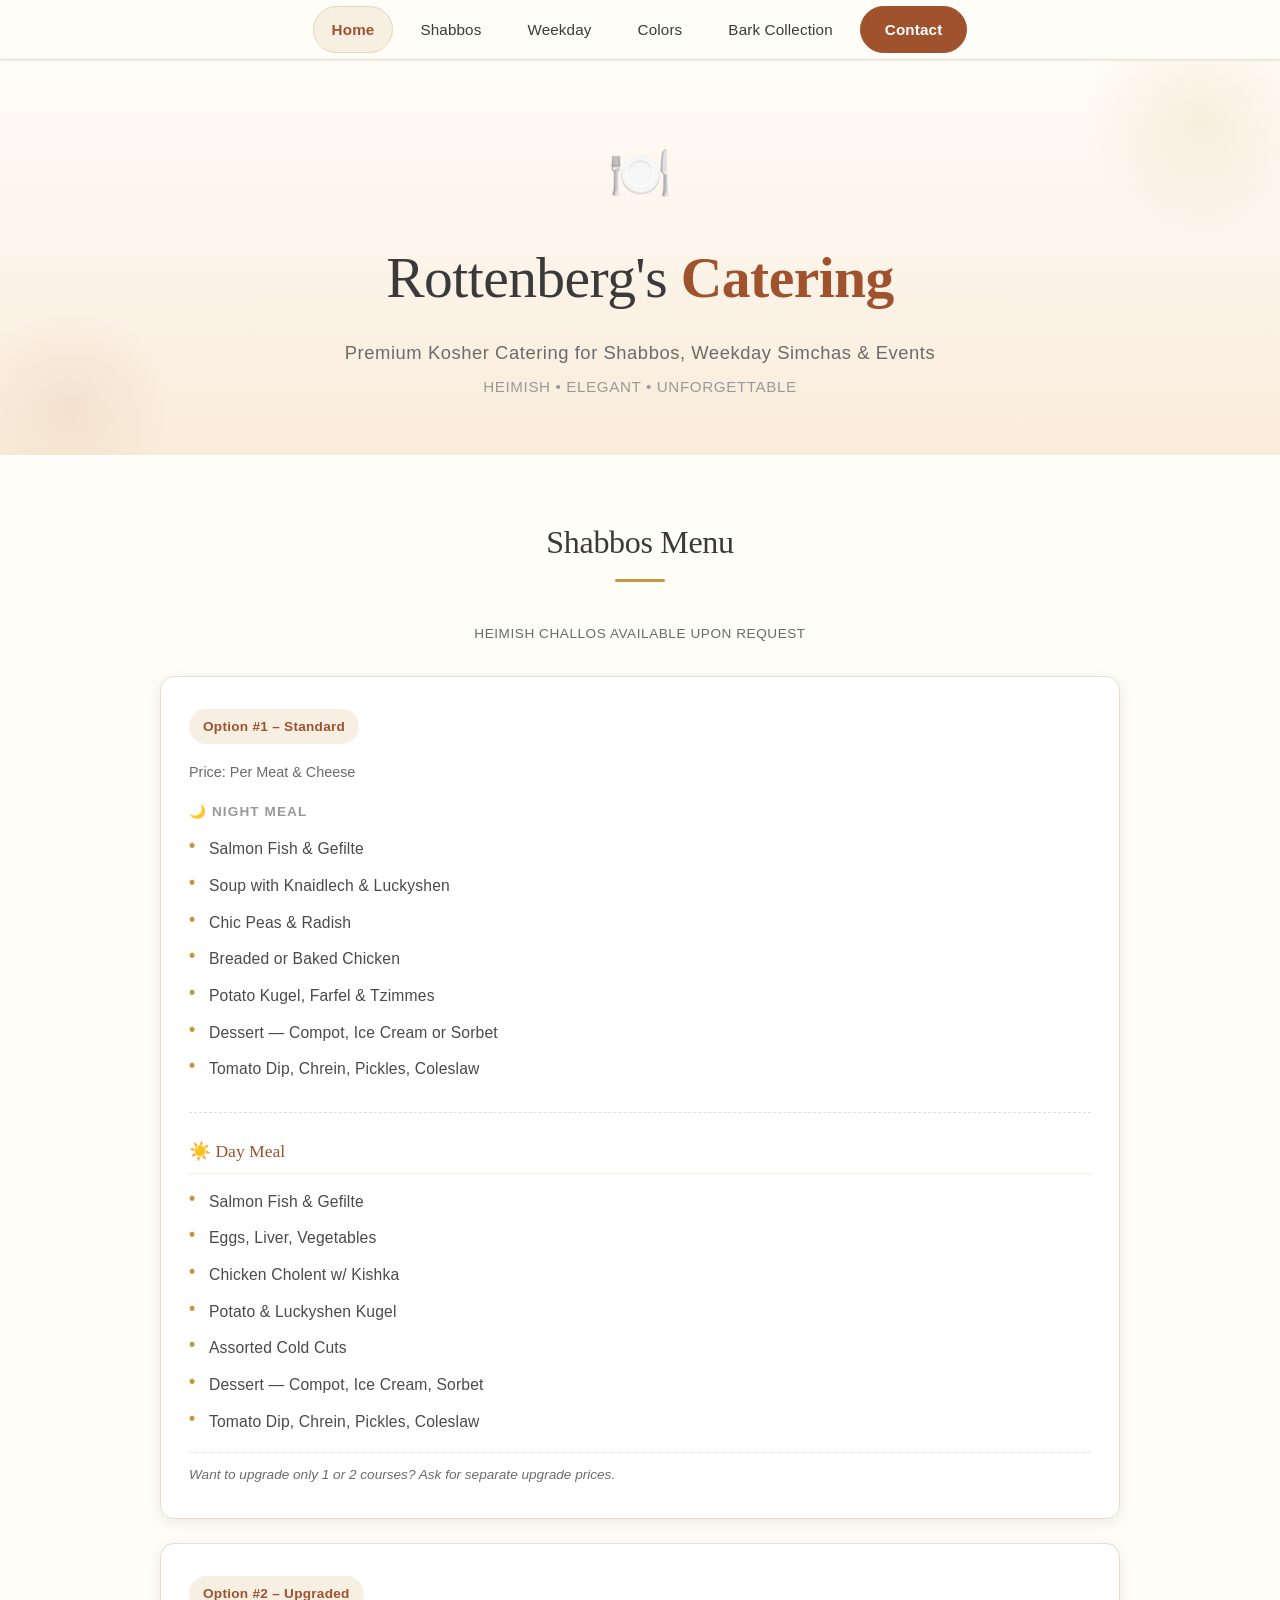
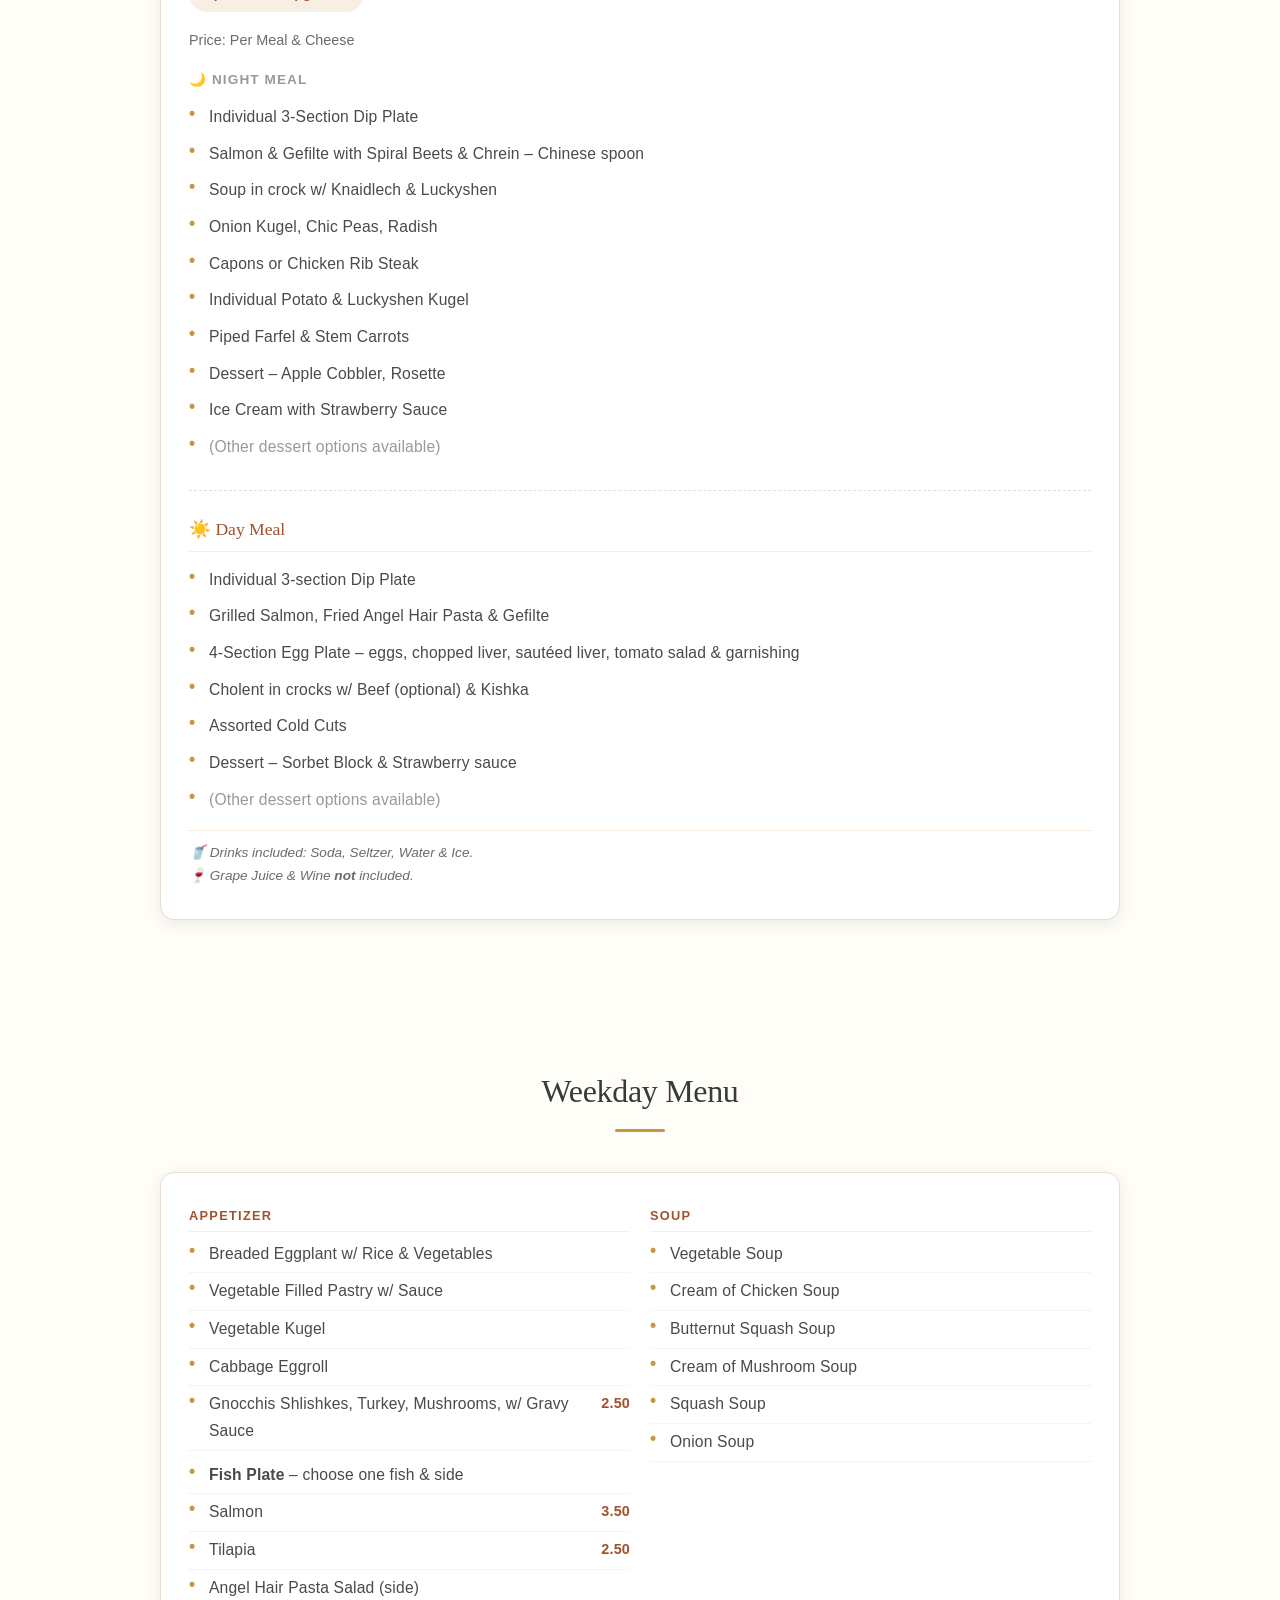
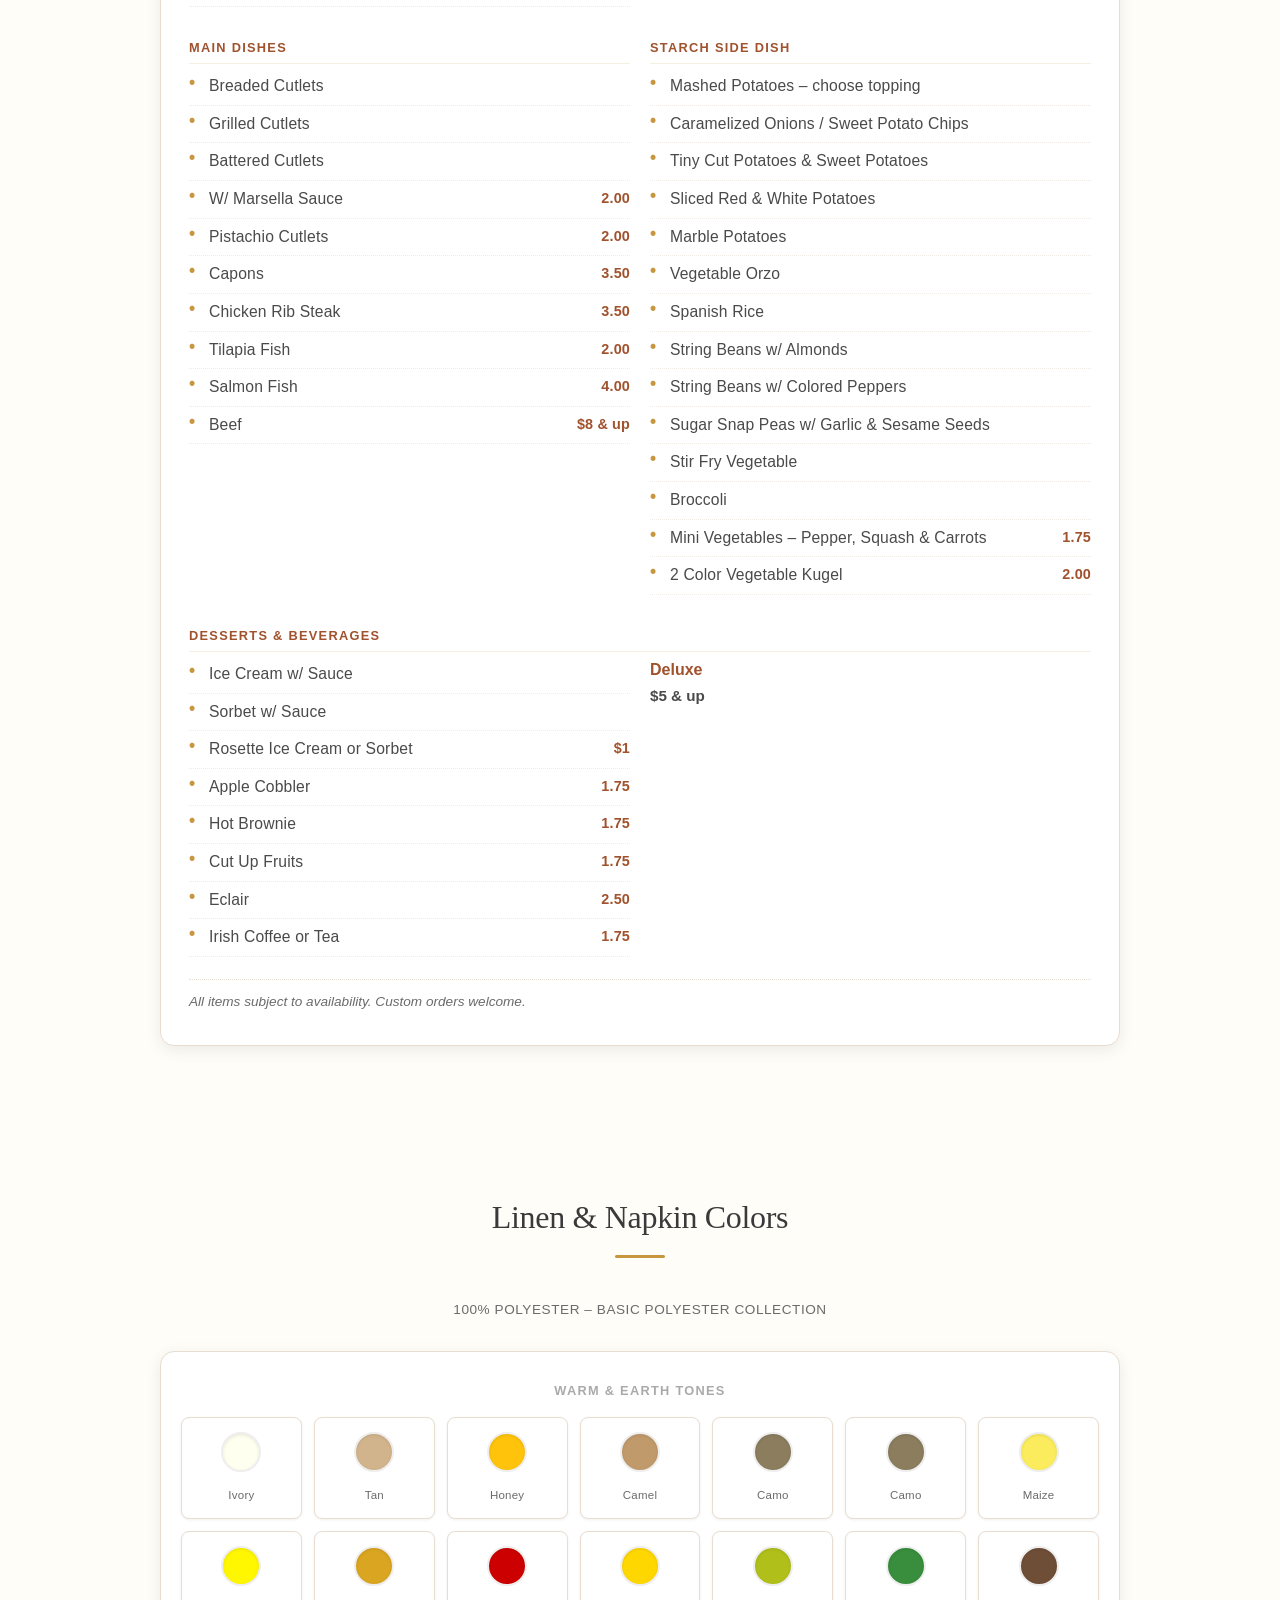
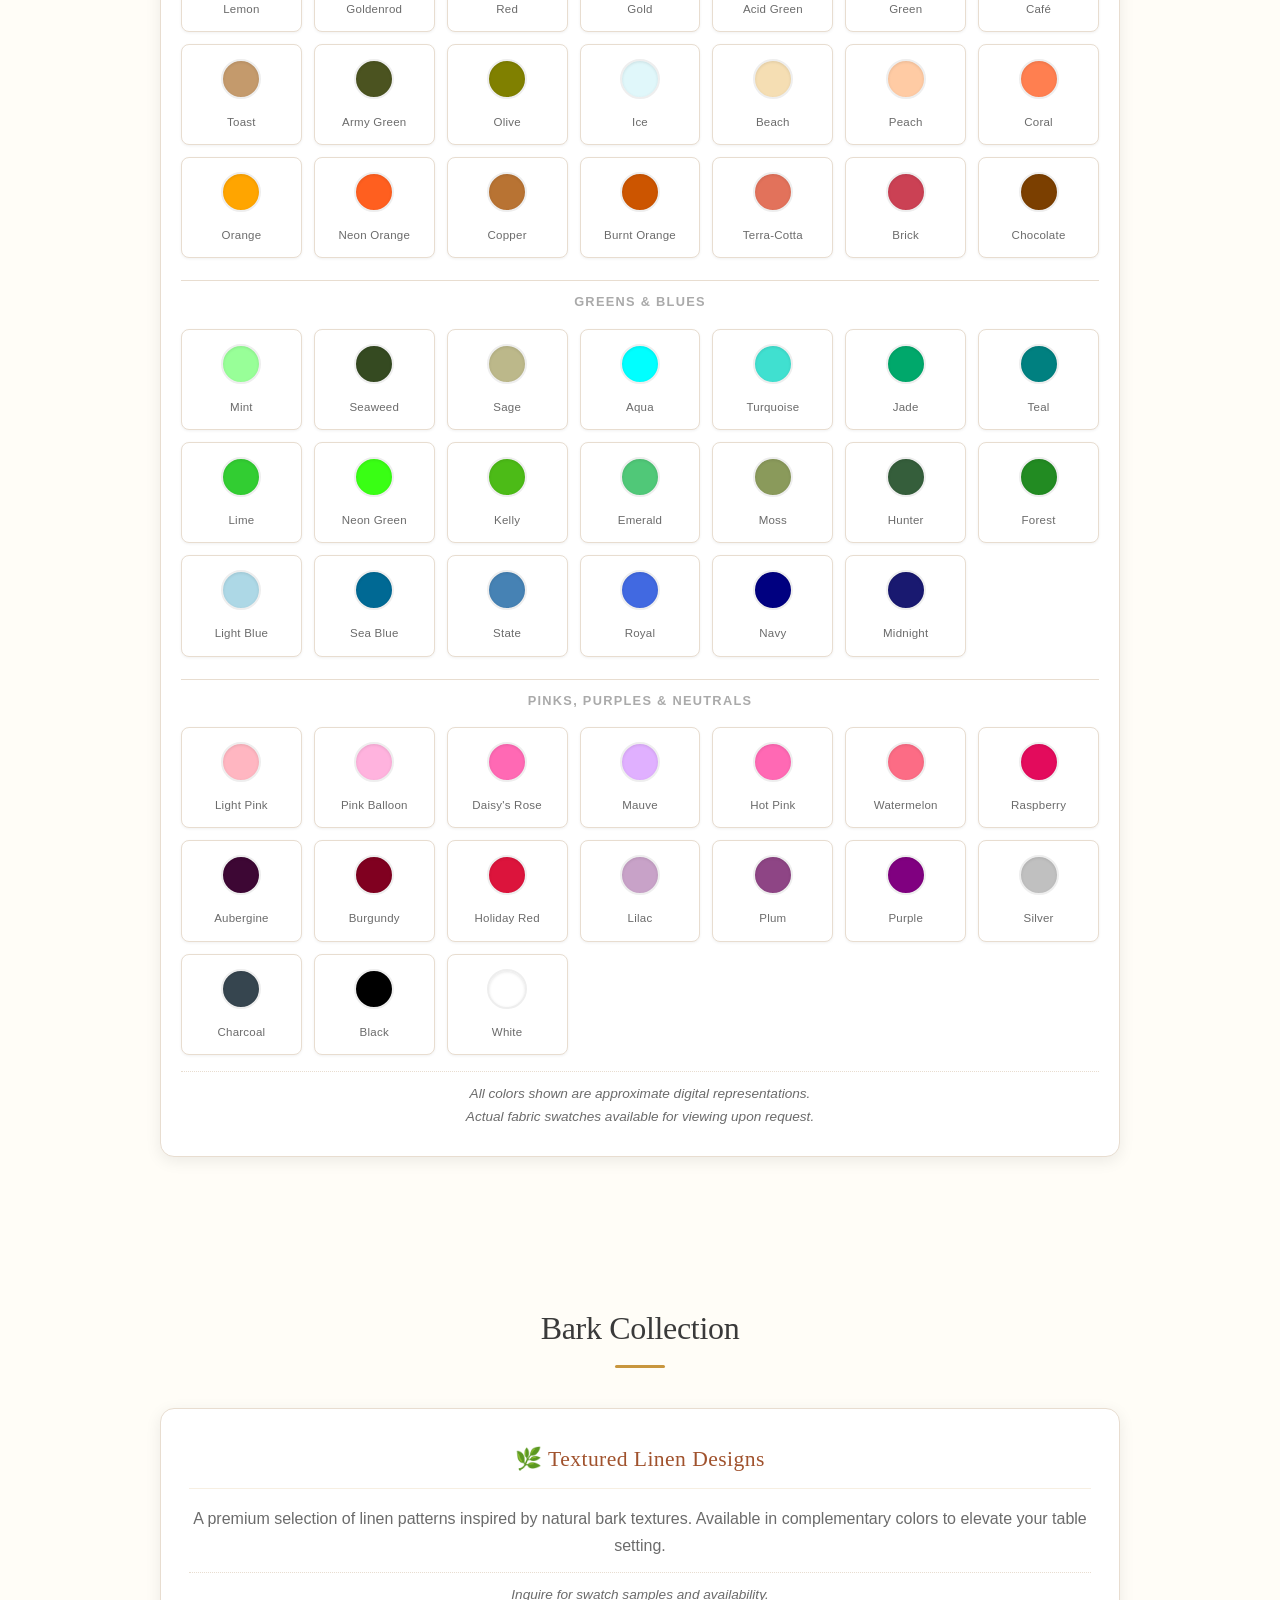
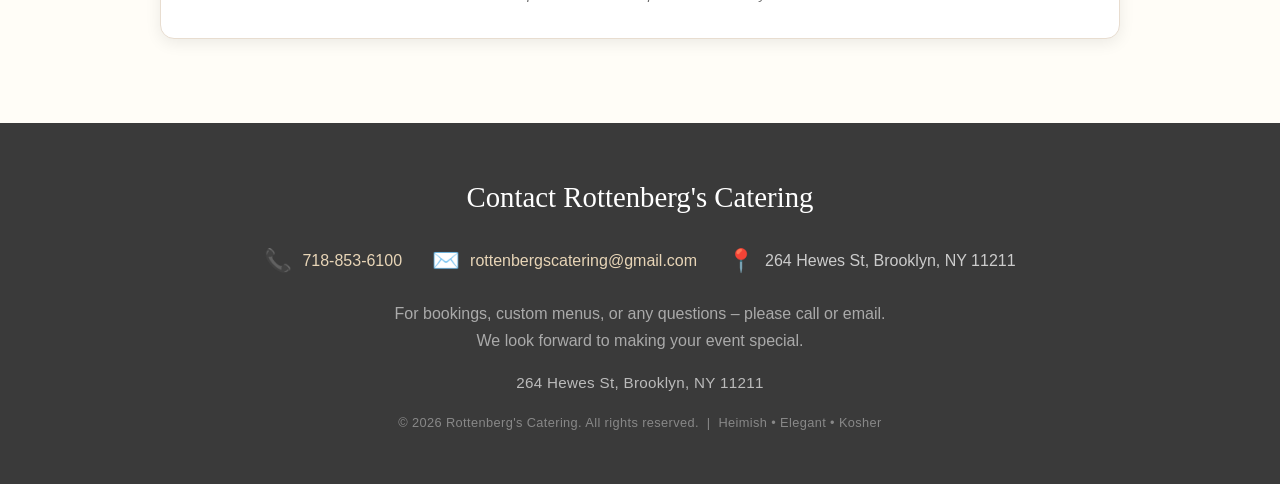
<file: index.HTML>
<!DOCTYPE html>
<html lang="en">
<head>
    <meta charset="UTF-8">
    <meta name="viewport" content="width=device-width, initial-scale=1.0">
    <meta name="description" content="Rottenberg's Catering – Premium Kosher Catering for Shabbos, Weekday events & Simchas. Menus, linen colors, and more.">
    <title>Rottenberg's Catering | Kosher Catering</title>
    <style>
        :root {
            --cream: #FFFDF7;
            --warm-white: #FFF9F0;
            --gold: #C8963E;
            --gold-light: #E8D5B7;
            --gold-pale: #F7EFE2;
            --charcoal: #3A3A3A;
            --text: #4A4A4A;
            --text-light: #6B6B6B;
            --border: #E8DDD0;
            --card-bg: #FFFFFF;
            --accent: #A0522D;
            --accent-light: #FDF5ED;
            --shadow-sm: 0 1px 3px rgba(0, 0, 0, 0.06);
            --shadow-md: 0 4px 16px rgba(0, 0, 0, 0.08);
            --shadow-lg: 0 8px 32px rgba(0, 0, 0, 0.10);
            --radius-sm: 8px;
            --radius: 14px;
            --radius-lg: 20px;
            --transition: 0.25s ease;
            --font-heading: 'Georgia', 'Times New Roman', serif;
            --font-body: 'Segoe UI', 'Helvetica Neue', 'Arial', sans-serif;
        }

        * {
            margin: 0;
            padding: 0;
            box-sizing: border-box;
        }

        html {
            scroll-behavior: smooth;
            scroll-padding-top: 80px;
        }

        body {
            font-family: var(--font-body);
            background-color: var(--cream);
            color: var(--text);
            line-height: 1.7;
            -webkit-font-smoothing: antialiased;
        }

        /* ─── NAVIGATION ────────────────────── */
        .nav-bar {
            position: sticky;
            top: 0;
            z-index: 1000;
            background: rgba(255, 253, 247, 0.94);
            backdrop-filter: blur(16px);
            -webkit-backdrop-filter: blur(16px);
            border-bottom: 1px solid var(--border);
            padding: 0 20px;
            display: flex;
            align-items: center;
            justify-content: center;
            flex-wrap: wrap;
            gap: 8px;
            min-height: 60px;
            box-shadow: var(--shadow-sm);
        }
        .nav-bar a {
            display: inline-block;
            padding: 10px 18px;
            text-decoration: none;
            color: var(--charcoal);
            font-weight: 500;
            font-size: 0.95rem;
            border-radius: 30px;
            transition: var(--transition);
            white-space: nowrap;
            letter-spacing: 0.01em;
            border: 1px solid transparent;
        }
        .nav-bar a:hover,
        .nav-bar a:focus-visible {
            background: var(--gold-pale);
            color: var(--accent);
            border-color: var(--gold-light);
            outline: none;
        }
        .nav-bar a.nav-cta {
            background: var(--accent);
            color: #fff;
            font-weight: 600;
            border-color: var(--accent);
            padding: 10px 24px;
        }
        .nav-bar a.nav-cta:hover {
            background: #8B3E1F;
            border-color: #8B3E1F;
            color: #fff;
        }

        /* ─── HERO ──────────────────────────── */
        .hero {
            text-align: center;
            padding: 70px 24px 55px;
            background: linear-gradient(180deg, #FFFDF7 0%, #FDF5ED 40%, #F9ECD9 100%);
            position: relative;
            overflow: hidden;
        }
        .hero::before {
            content: '';
            position: absolute;
            top: -60px;
            right: -40px;
            width: 240px;
            height: 240px;
            background: radial-gradient(circle, rgba(200, 150, 62, 0.12) 0%, transparent 70%);
            border-radius: 50%;
            pointer-events: none;
        }
        .hero::after {
            content: '';
            position: absolute;
            bottom: -50px;
            left: -30px;
            width: 200px;
            height: 200px;
            background: radial-gradient(circle, rgba(160, 82, 45, 0.08) 0%, transparent 70%);
            border-radius: 50%;
            pointer-events: none;
        }
        .hero-content {
            position: relative;
            z-index: 1;
            max-width: 720px;
            margin: 0 auto;
        }
        .hero-icon {
            font-size: 3.2rem;
            margin-bottom: 12px;
            display: block;
        }
        .hero h1 {
            font-family: var(--font-heading);
            font-size: clamp(2.4rem, 5vw, 3.6rem);
            color: var(--charcoal);
            letter-spacing: -0.01em;
            margin-bottom: 10px;
            font-weight: 400;
        }
        .hero h1 span {
            color: var(--accent);
            font-weight: 700;
        }
        .hero .tagline {
            font-size: 1.15rem;
            color: var(--text-light);
            margin-bottom: 6px;
            letter-spacing: 0.03em;
        }
        .hero .sub-tagline {
            font-size: 0.95rem;
            color: #999;
            letter-spacing: 0.04em;
            text-transform: uppercase;
        }

        /* ─── SECTION STYLES ────────────────── */
        .section {
            padding: 60px 20px;
            max-width: 1000px;
            margin: 0 auto;
        }
        .section-title {
            text-align: center;
            margin-bottom: 40px;
        }
        .section-title h2 {
            font-family: var(--font-heading);
            font-size: 2rem;
            color: var(--charcoal);
            letter-spacing: -0.01em;
            margin-bottom: 6px;
            font-weight: 400;
        }
        .section-title .accent-line {
            display: block;
            width: 50px;
            height: 3px;
            background: var(--gold);
            margin: 10px auto 0;
            border-radius: 2px;
        }
        .section-subtitle {
            text-align: center;
            font-size: 0.85rem;
            color: var(--text-light);
            letter-spacing: 0.04em;
            text-transform: uppercase;
            margin-bottom: 30px;
        }

        /* ─── CARDS ─────────────────────────── */
        .card {
            background: var(--card-bg);
            border-radius: var(--radius);
            padding: 32px 28px;
            margin-bottom: 24px;
            box-shadow: var(--shadow-md);
            border: 1px solid var(--border);
            transition: var(--transition);
        }
        .card:hover {
            box-shadow: var(--shadow-lg);
        }
        .card h3 {
            font-family: var(--font-heading);
            font-size: 1.35rem;
            color: var(--accent);
            margin-bottom: 16px;
            letter-spacing: 0.02em;
            font-weight: 400;
            border-bottom: 1px solid var(--gold-pale);
            padding-bottom: 10px;
        }
        .card h4 {
            font-size: 0.85rem;
            text-transform: uppercase;
            letter-spacing: 0.08em;
            color: #999;
            margin: 16px 0 8px;
            font-weight: 600;
        }
        .card ul {
            list-style: none;
            padding: 0;
        }
        .card ul li {
            padding: 5px 0;
            padding-left: 20px;
            position: relative;
            font-size: 0.98rem;
            color: var(--text);
            letter-spacing: 0.01em;
        }
        .card ul li::before {
            content: '•';
            position: absolute;
            left: 0;
            color: var(--gold);
            font-weight: bold;
            font-size: 1.1rem;
            line-height: 1;
            top: 6px;
        }
        .card .price-note {
            display: inline-block;
            background: var(--gold-pale);
            color: var(--accent);
            padding: 6px 14px;
            border-radius: 20px;
            font-size: 0.85rem;
            font-weight: 600;
            margin-bottom: 16px;
            letter-spacing: 0.02em;
        }
        .card .note {
            font-size: 0.85rem;
            color: var(--text-light);
            font-style: italic;
            margin-top: 12px;
            padding-top: 10px;
            border-top: 1px dotted var(--border);
        }
        .separator {
            border: none;
            border-top: 1px dashed var(--border);
            margin: 24px 0;
        }
        .day-meal-header {
            font-family: var(--font-heading);
            font-size: 1.1rem;
            color: var(--accent);
            margin: 20px 0 10px;
            font-weight: 400;
            border-bottom: 1px solid var(--gold-pale);
            padding-bottom: 6px;
            text-align: left;
        }

        /* ─── TWO COLUMN LAYOUT ─────────────── */
        .two-col {
            display: grid;
            grid-template-columns: 1fr 1fr;
            gap: 24px;
        }
        @media (max-width: 700px) {
            .two-col {
                grid-template-columns: 1fr;
            }
        }

        /* ─── WEEKDAY MENU SPECIFIC ─────────── */
        .weekday-grid {
            display: grid;
            grid-template-columns: 1fr 1fr;
            gap: 20px;
        }
        .weekday-category {
            margin-bottom: 10px;
        }
        .weekday-category h5 {
            font-size: 0.8rem;
            text-transform: uppercase;
            letter-spacing: 0.1em;
            color: var(--accent);
            margin-bottom: 4px;
            font-weight: 700;
            border-bottom: 1px solid var(--gold-pale);
            padding-bottom: 4px;
        }
        .weekday-category li {
            display: flex;
            justify-content: space-between;
            padding: 3px 0;
            border-bottom: 1px dotted #f0ece4;
        }
        .weekday-category li span.dish {
            font-weight: 500;
        }
        .weekday-category li span.price {
            color: var(--accent);
            font-weight: 600;
            font-size: 0.9rem;
        }
        @media (max-width: 600px) {
            .weekday-grid {
                grid-template-columns: 1fr;
            }
        }

        /* ─── COLOR SWATCH GRID ─────────────── */
        .color-grid {
            display: grid;
            grid-template-columns: repeat(auto-fill, minmax(105px, 1fr));
            gap: 12px;
        }
        .color-swatch {
            text-align: center;
            background: #fff;
            border-radius: var(--radius-sm);
            padding: 14px 8px 10px;
            box-shadow: var(--shadow-sm);
            border: 1px solid var(--border);
            transition: var(--transition);
            cursor: default;
        }
        .color-swatch:hover {
            transform: translateY(-3px);
            box-shadow: var(--shadow-md);
        }
        .color-swatch .dot {
            width: 40px;
            height: 40px;
            border-radius: 50%;
            margin: 0 auto 8px;
            border: 2px solid #eee;
            box-shadow: inset 0 1px 3px rgba(0, 0, 0, 0.10);
        }
        .color-swatch .name {
            font-size: 0.72rem;
            color: var(--text-light);
            letter-spacing: 0.02em;
            line-height: 1.3;
            word-break: break-word;
        }
        .color-column-label {
            grid-column: 1 / -1;
            text-align: center;
            font-weight: 600;
            font-size: 0.8rem;
            text-transform: uppercase;
            letter-spacing: 0.1em;
            color: #aaa;
            margin: 10px 0 4px;
            padding-top: 10px;
            border-top: 1px solid var(--border);
        }
        .color-column-label:first-of-type {
            border-top: none;
            margin-top: 0;
            padding-top: 0;
        }

        /* ─── CONTACT SECTION ───────────────── */
        .contact-section {
            background: var(--charcoal);
            color: #ddd;
            padding: 50px 20px;
            text-align: center;
        }
        .contact-section h2 {
            font-family: var(--font-heading);
            font-size: 1.8rem;
            color: #fff;
            margin-bottom: 20px;
            font-weight: 400;
        }
        .contact-section .contact-info {
            display: flex;
            flex-wrap: wrap;
            justify-content: center;
            gap: 30px;
            margin-bottom: 20px;
        }
        .contact-section .contact-item {
            display: flex;
            align-items: center;
            gap: 10px;
            font-size: 1rem;
            color: #ccc;
        }
        .contact-section .contact-item .icon {
            font-size: 1.4rem;
        }
        .contact-section a {
            color: var(--gold-light);
            text-decoration: none;
            transition: var(--transition);
        }
        .contact-section a:hover {
            color: #fff;
            text-decoration: underline;
        }
        .contact-section .footer-note {
            font-size: 0.8rem;
            color: #888;
            margin-top: 16px;
            letter-spacing: 0.03em;
        }
        .contact-address {
            font-size: 0.95rem;
            color: #bbb;
            margin-top: 8px;
            letter-spacing: 0.02em;
        }

        /* ─── BACK TO TOP ───────────────────── */
        .back-to-top {
            position: fixed;
            bottom: 28px;
            right: 28px;
            z-index: 999;
            width: 44px;
            height: 44px;
            border-radius: 50%;
            background: var(--accent);
            color: #fff;
            border: none;
            cursor: pointer;
            font-size: 1.3rem;
            box-shadow: var(--shadow-md);
            transition: var(--transition);
            opacity: 0;
            pointer-events: none;
            transform: translateY(10px);
            display: flex;
            align-items: center;
            justify-content: center;
        }
        .back-to-top.visible {
            opacity: 1;
            pointer-events: auto;
            transform: translateY(0);
        }
        .back-to-top:hover {
            background: #8B3E1F;
            box-shadow: var(--shadow-lg);
            transform: translateY(-3px);
        }

        /* ─── RESPONSIVE ────────────────────── */
        @media (max-width: 600px) {
            .nav-bar {
                gap: 4px;
                padding: 6px 10px;
            }
            .nav-bar a {
                padding: 8px 12px;
                font-size: 0.78rem;
                border-radius: 20px;
            }
            .hero {
                padding: 45px 16px 35px;
            }
            .hero h1 {
                font-size: 1.9rem;
            }
            .section {
                padding: 35px 14px;
            }
            .card {
                padding: 20px 16px;
            }
            .color-grid {
                grid-template-columns: repeat(auto-fill, minmax(75px, 1fr));
                gap: 8px;
            }
            .color-swatch .dot {
                width: 30px;
                height: 30px;
            }
            .color-swatch .name {
                font-size: 0.65rem;
            }
            .two-col, .weekday-grid {
                grid-template-columns: 1fr;
            }
        }
        @media print {
            .nav-bar, .back-to-top { display: none; }
            body { background: #fff; color: #000; }
            .card { box-shadow: none; border: 1px solid #ccc; break-inside: avoid; }
        }
    </style>
</head>
<body>

    <!-- ═══════ NAVIGATION ═══════ -->
    <nav class="nav-bar" aria-label="Page navigation">
        <a href="#hero">Home</a>
        <a href="#shabbos-menu">Shabbos</a>
        <a href="#weekday-menu">Weekday</a>
        <a href="#color-chart">Colors</a>
        <a href="#bark">Bark Collection</a>
        <a href="#contact" class="nav-cta">Contact</a>
    </nav>

    <!-- ═══════ HERO ═══════ -->
    <header class="hero" id="hero">
        <div class="hero-content">
            <span class="hero-icon">🍽️</span>
            <h1>Rottenberg's <span>Catering</span></h1>
            <p class="tagline">Premium Kosher Catering for Shabbos, Weekday Simchas &amp; Events</p>
            <p class="sub-tagline">Heimish • Elegant • Unforgettable</p>
        </div>
    </header>

    <!-- ═══════ SHABBOS MENU ═══════ -->
    <section class="section" id="shabbos-menu">
        <div class="section-title">
            <h2>Shabbos Menu</h2>
            <span class="accent-line"></span>
        </div>
        <p class="section-subtitle">Heimish Challos available upon request</p>

        <!-- Option #1 Standard -->
        <div class="card">
            <span class="price-note">Option #1 – Standard</span>
            <p style="font-size:0.9rem;color:var(--text-light);margin-bottom:14px;">Price: Per Meat &amp; Cheese</p>

            <!-- Night Meal -->
            <h4>🌙 Night Meal</h4>
            <ul>
                <li>Salmon Fish &amp; Gefilte</li>
                <li>Soup with Knaidlech &amp; Luckyshen</li>
                <li>Chic Peas &amp; Radish</li>
                <li>Breaded or Baked Chicken</li>
                <li>Potato Kugel, Farfel &amp; Tzimmes</li>
                <li>Dessert — Compot, Ice Cream or Sorbet</li>
                <li>Tomato Dip, Chrein, Pickles, Coleslaw</li>
            </ul>

            <hr class="separator">
            <!-- Day Meal -->
            <div class="day-meal-header">☀️ Day Meal</div>
            <ul>
                <li>Salmon Fish &amp; Gefilte</li>
                <li>Eggs, Liver, Vegetables</li>
                <li>Chicken Cholent w/ Kishka</li>
                <li>Potato &amp; Luckyshen Kugel</li>
                <li>Assorted Cold Cuts</li>
                <li>Dessert — Compot, Ice Cream, Sorbet</li>
                <li>Tomato Dip, Chrein, Pickles, Coleslaw</li>
            </ul>
            <p class="note">Want to upgrade only 1 or 2 courses? Ask for separate upgrade prices.</p>
        </div>

        <!-- Option #2 Upgraded -->
        <div class="card">
            <span class="price-note">Option #2 – Upgraded</span>
            <p style="font-size:0.9rem;color:var(--text-light);margin-bottom:14px;">Price: Per Meal &amp; Cheese</p>

            <!-- Night Meal -->
            <h4>🌙 Night Meal</h4>
            <ul>
                <li>Individual 3‑Section Dip Plate</li>
                <li>Salmon &amp; Gefilte with Spiral Beets &amp; Chrein – Chinese spoon</li>
                <li>Soup in crock w/ Knaidlech &amp; Luckyshen</li>
                <li>Onion Kugel, Chic Peas, Radish</li>
                <li>Capons or Chicken Rib Steak</li>
                <li>Individual Potato &amp; Luckyshen Kugel</li>
                <li>Piped Farfel &amp; Stem Carrots</li>
                <li>Dessert – Apple Cobbler, Rosette</li>
                <li>Ice Cream with Strawberry Sauce</li>
                <li style="color:#999;">(Other dessert options available)</li>
            </ul>

            <hr class="separator">
            <!-- Day Meal -->
            <div class="day-meal-header">☀️ Day Meal</div>
            <ul>
                <li>Individual 3‑section Dip Plate</li>
                <li>Grilled Salmon, Fried Angel Hair Pasta &amp; Gefilte</li>
                <li>4‑Section Egg Plate – eggs, chopped liver, sautéed liver, tomato salad &amp; garnishing</li>
                <li>Cholent in crocks w/ Beef (optional) &amp; Kishka</li>
                <li>Assorted Cold Cuts</li>
                <li>Dessert – Sorbet Block &amp; Strawberry sauce</li>
                <li style="color:#999;">(Other dessert options available)</li>
            </ul>
            <p class="note">
                🥤 Drinks included: Soda, Seltzer, Water &amp; Ice.<br>
                🍷 Grape Juice &amp; Wine <strong>not</strong> included.
            </p>
        </div>
    </section>

    <!-- ═══════ WEEKDAY MENU ═══════ -->
    <section class="section" id="weekday-menu">
        <div class="section-title">
            <h2>Weekday Menu</h2>
            <span class="accent-line"></span>
        </div>
        <div class="card">
            <div class="weekday-grid">
                <!-- APPETIZERS -->
                <div class="weekday-category">
                    <h5>Appetizer</h5>
                    <ul>
                        <li><span class="dish">Breaded Eggplant w/ Rice &amp; Vegetables</span><span class="price"></span></li>
                        <li><span class="dish">Vegetable Filled Pastry w/ Sauce</span><span class="price"></span></li>
                        <li><span class="dish">Vegetable Kugel</span><span class="price"></span></li>
                        <li><span class="dish">Cabbage Eggroll</span><span class="price"></span></li>
                        <li><span class="dish">Gnocchis Shlishkes, Turkey, Mushrooms, w/ Gravy Sauce</span><span class="price">2.50</span></li>
                        <li style="margin-top:6px;"><span class="dish"><strong>Fish Plate</strong> – choose one fish &amp; side</span></li>
                        <li><span class="dish">Salmon</span><span class="price">3.50</span></li>
                        <li><span class="dish">Tilapia</span><span class="price">2.50</span></li>
                        <li><span class="dish">Angel Hair Pasta Salad (side)</span><span class="price"></span></li>
                    </ul>
                </div>

                <!-- SOUPS -->
                <div class="weekday-category">
                    <h5>Soup</h5>
                    <ul>
                        <li><span class="dish">Vegetable Soup</span></li>
                        <li><span class="dish">Cream of Chicken Soup</span></li>
                        <li><span class="dish">Butternut Squash Soup</span></li>
                        <li><span class="dish">Cream of Mushroom Soup</span></li>
                        <li><span class="dish">Squash Soup</span></li>
                        <li><span class="dish">Onion Soup</span></li>
                    </ul>
                </div>

                <!-- MAIN DISHES -->
                <div class="weekday-category">
                    <h5>Main Dishes</h5>
                    <ul>
                        <li><span class="dish">Breaded Cutlets</span></li>
                        <li><span class="dish">Grilled Cutlets</span></li>
                        <li><span class="dish">Battered Cutlets</span></li>
                        <li><span class="dish">W/ Marsella Sauce</span><span class="price">2.00</span></li>
                        <li><span class="dish">Pistachio Cutlets</span><span class="price">2.00</span></li>
                        <li><span class="dish">Capons</span><span class="price">3.50</span></li>
                        <li><span class="dish">Chicken Rib Steak</span><span class="price">3.50</span></li>
                        <li><span class="dish">Tilapia Fish</span><span class="price">2.00</span></li>
                        <li><span class="dish">Salmon Fish</span><span class="price">4.00</span></li>
                        <li><span class="dish">Beef</span><span class="price">$8 &amp; up</span></li>
                    </ul>
                </div>

                <!-- STARCH SIDE DISH -->
                <div class="weekday-category">
                    <h5>Starch Side Dish</h5>
                    <ul>
                        <li><span class="dish">Mashed Potatoes – choose topping</span></li>
                        <li><span class="dish">Caramelized Onions / Sweet Potato Chips</span></li>
                        <li><span class="dish">Tiny Cut Potatoes &amp; Sweet Potatoes</span></li>
                        <li><span class="dish">Sliced Red &amp; White Potatoes</span></li>
                        <li><span class="dish">Marble Potatoes</span></li>
                        <li><span class="dish">Vegetable Orzo</span></li>
                        <li><span class="dish">Spanish Rice</span></li>
                        <li><span class="dish">String Beans w/ Almonds</span></li>
                        <li><span class="dish">String Beans w/ Colored Peppers</span></li>
                        <li><span class="dish">Sugar Snap Peas w/ Garlic &amp; Sesame Seeds</span></li>
                        <li><span class="dish">Stir Fry Vegetable</span></li>
                        <li><span class="dish">Broccoli</span></li>
                        <li><span class="dish">Mini Vegetables – Pepper, Squash &amp; Carrots</span><span class="price">1.75</span></li>
                        <li><span class="dish">2 Color Vegetable Kugel</span><span class="price">2.00</span></li>
                    </ul>
                </div>

                <!-- DESSERTS & EXTRAS -->
                <div class="weekday-category" style="grid-column: span 2;">
                    <h5>Desserts &amp; Beverages</h5>
                    <div style="display:flex; flex-wrap:wrap; gap:20px;">
                        <ul style="flex:1;">
                            <li><span class="dish">Ice Cream w/ Sauce</span></li>
                            <li><span class="dish">Sorbet w/ Sauce</span></li>
                            <li><span class="dish">Rosette Ice Cream or Sorbet</span><span class="price">$1</span></li>
                            <li><span class="dish">Apple Cobbler</span><span class="price">1.75</span></li>
                            <li><span class="dish">Hot Brownie</span><span class="price">1.75</span></li>
                            <li><span class="dish">Cut Up Fruits</span><span class="price">1.75</span></li>
                            <li><span class="dish">Eclair</span><span class="price">2.50</span></li>
                            <li><span class="dish">Irish Coffee or Tea</span><span class="price">1.75</span></li>
                        </ul>
                        <div style="flex:1; min-width:140px;">
                            <p style="font-weight:600;color:var(--accent);">Deluxe</p>
                            <p style="font-size:0.95rem;"><strong>$5 &amp; up</strong></p>
                        </div>
                    </div>
                </div>
            </div>
            <p class="note">All items subject to availability. Custom orders welcome.</p>
        </div>
    </section>

    <!-- ═══════ COLOR CHART ═══════ -->
    <section class="section" id="color-chart">
        <div class="section-title">
            <h2>Linen &amp; Napkin Colors</h2>
            <span class="accent-line"></span>
        </div>
        <p class="section-subtitle">100% Polyester – Basic Polyester Collection</p>

        <div class="card" style="padding: 28px 20px;">
            <div class="color-grid">
                <div class="color-column-label">Warm &amp; Earth Tones</div>
                <div class="color-swatch"><div class="dot" style="background:#FFFFF0;"></div><span class="name">Ivory</span></div>
                <div class="color-swatch"><div class="dot" style="background:#D2B48C;"></div><span class="name">Tan</span></div>
                <div class="color-swatch"><div class="dot" style="background:#FFC30B;"></div><span class="name">Honey</span></div>
                <div class="color-swatch"><div class="dot" style="background:#C19A6B;"></div><span class="name">Camel</span></div>
                <div class="color-swatch"><div class="dot" style="background:#8B7D5E;"></div><span class="name">Camo</span></div>
                <div class="color-swatch"><div class="dot" style="background:#8B7D5E;"></div><span class="name">Camo</span></div>
                <div class="color-swatch"><div class="dot" style="background:#FBEC5D;"></div><span class="name">Maize</span></div>
                <div class="color-swatch"><div class="dot" style="background:#FFF700;"></div><span class="name">Lemon</span></div>
                <div class="color-swatch"><div class="dot" style="background:#DAA520;"></div><span class="name">Goldenrod</span></div>
                <div class="color-swatch"><div class="dot" style="background:#CC0000;"></div><span class="name">Red</span></div>
                <div class="color-swatch"><div class="dot" style="background:#FFD700;"></div><span class="name">Gold</span></div>
                <div class="color-swatch"><div class="dot" style="background:#B0BF1A;"></div><span class="name">Acid Green</span></div>
                <div class="color-swatch"><div class="dot" style="background:#388E3C;"></div><span class="name">Green</span></div>
                <div class="color-swatch"><div class="dot" style="background:#6F4E37;"></div><span class="name">Café</span></div>
                <div class="color-swatch"><div class="dot" style="background:#C49A6C;"></div><span class="name">Toast</span></div>
                <div class="color-swatch"><div class="dot" style="background:#4B5320;"></div><span class="name">Army Green</span></div>
                <div class="color-swatch"><div class="dot" style="background:#808000;"></div><span class="name">Olive</span></div>
                <div class="color-swatch"><div class="dot" style="background:#E0F7FA;"></div><span class="name">Ice</span></div>
                <div class="color-swatch"><div class="dot" style="background:#F5DEB3;"></div><span class="name">Beach</span></div>
                <div class="color-swatch"><div class="dot" style="background:#FFCBA4;"></div><span class="name">Peach</span></div>
                <div class="color-swatch"><div class="dot" style="background:#FF7F50;"></div><span class="name">Coral</span></div>
                <div class="color-swatch"><div class="dot" style="background:#FFA500;"></div><span class="name">Orange</span></div>
                <div class="color-swatch"><div class="dot" style="background:#FF5F1F;"></div><span class="name">Neon Orange</span></div>
                <div class="color-swatch"><div class="dot" style="background:#B87333;"></div><span class="name">Copper</span></div>
                <div class="color-swatch"><div class="dot" style="background:#CC5500;"></div><span class="name">Burnt Orange</span></div>
                <div class="color-swatch"><div class="dot" style="background:#E2725B;"></div><span class="name">Terra-Cotta</span></div>
                <div class="color-swatch"><div class="dot" style="background:#CB4154;"></div><span class="name">Brick</span></div>
                <div class="color-swatch"><div class="dot" style="background:#7B3F00;"></div><span class="name">Chocolate</span></div>

                <div class="color-column-label">Greens &amp; Blues</div>
                <div class="color-swatch"><div class="dot" style="background:#98FF98;"></div><span class="name">Mint</span></div>
                <div class="color-swatch"><div class="dot" style="background:#354A21;"></div><span class="name">Seaweed</span></div>
                <div class="color-swatch"><div class="dot" style="background:#BCB88A;"></div><span class="name">Sage</span></div>
                <div class="color-swatch"><div class="dot" style="background:#00FFFF;"></div><span class="name">Aqua</span></div>
                <div class="color-swatch"><div class="dot" style="background:#40E0D0;"></div><span class="name">Turquoise</span></div>
                <div class="color-swatch"><div class="dot" style="background:#00A86B;"></div><span class="name">Jade</span></div>
                <div class="color-swatch"><div class="dot" style="background:#008080;"></div><span class="name">Teal</span></div>
                <div class="color-swatch"><div class="dot" style="background:#32CD32;"></div><span class="name">Lime</span></div>
                <div class="color-swatch"><div class="dot" style="background:#39FF14;"></div><span class="name">Neon Green</span></div>
                <div class="color-swatch"><div class="dot" style="background:#4CBB17;"></div><span class="name">Kelly</span></div>
                <div class="color-swatch"><div class="dot" style="background:#50C878;"></div><span class="name">Emerald</span></div>
                <div class="color-swatch"><div class="dot" style="background:#8A9A5B;"></div><span class="name">Moss</span></div>
                <div class="color-swatch"><div class="dot" style="background:#355E3B;"></div><span class="name">Hunter</span></div>
                <div class="color-swatch"><div class="dot" style="background:#228B22;"></div><span class="name">Forest</span></div>
                <div class="color-swatch"><div class="dot" style="background:#ADD8E6;"></div><span class="name">Light Blue</span></div>
                <div class="color-swatch"><div class="dot" style="background:#006994;"></div><span class="name">Sea Blue</span></div>
                <div class="color-swatch"><div class="dot" style="background:#4682B4;"></div><span class="name">State</span></div>
                <div class="color-swatch"><div class="dot" style="background:#4169E1;"></div><span class="name">Royal</span></div>
                <div class="color-swatch"><div class="dot" style="background:#000080;"></div><span class="name">Navy</span></div>
                <div class="color-swatch"><div class="dot" style="background:#191970;"></div><span class="name">Midnight</span></div>

                <div class="color-column-label">Pinks, Purples &amp; Neutrals</div>
                <div class="color-swatch"><div class="dot" style="background:#FFB6C1;"></div><span class="name">Light Pink</span></div>
                <div class="color-swatch"><div class="dot" style="background:#FFB3DE;"></div><span class="name">Pink Balloon</span></div>
                <div class="color-swatch"><div class="dot" style="background:#FF69B4;"></div><span class="name">Daisy's Rose</span></div>
                <div class="color-swatch"><div class="dot" style="background:#E0B0FF;"></div><span class="name">Mauve</span></div>
                <div class="color-swatch"><div class="dot" style="background:#FF69B4;"></div><span class="name">Hot Pink</span></div>
                <div class="color-swatch"><div class="dot" style="background:#FC6C85;"></div><span class="name">Watermelon</span></div>
                <div class="color-swatch"><div class="dot" style="background:#E30B5C;"></div><span class="name">Raspberry</span></div>
                <div class="color-swatch"><div class="dot" style="background:#3D0734;"></div><span class="name">Aubergine</span></div>
                <div class="color-swatch"><div class="dot" style="background:#800020;"></div><span class="name">Burgundy</span></div>
                <div class="color-swatch"><div class="dot" style="background:#DC143C;"></div><span class="name">Holiday Red</span></div>
                <div class="color-swatch"><div class="dot" style="background:#C8A2C8;"></div><span class="name">Lilac</span></div>
                <div class="color-swatch"><div class="dot" style="background:#8E4585;"></div><span class="name">Plum</span></div>
                <div class="color-swatch"><div class="dot" style="background:#800080;"></div><span class="name">Purple</span></div>
                <div class="color-swatch"><div class="dot" style="background:#C0C0C0;"></div><span class="name">Silver</span></div>
                <div class="color-swatch"><div class="dot" style="background:#36454F;"></div><span class="name">Charcoal</span></div>
                <div class="color-swatch"><div class="dot" style="background:#000000;"></div><span class="name">Black</span></div>
                <div class="color-swatch"><div class="dot" style="background:#FFFFFF;"></div><span class="name">White</span></div>
            </div>
            <p class="note" style="text-align:center;margin-top:16px;">
                All colors shown are approximate digital representations.<br>
                Actual fabric swatches available for viewing upon request.
            </p>
        </div>
    </section>

    <!-- ═══════ BARK COLLECTION ═══════ -->
    <section class="section" id="bark">
        <div class="section-title">
            <h2>Bark Collection</h2>
            <span class="accent-line"></span>
        </div>
        <div class="card" style="text-align:center;">
            <h3>🌿 Textured Linen Designs</h3>
            <p style="color:var(--text-light);">A premium selection of linen patterns inspired by natural bark textures. Available in complementary colors to elevate your table setting.</p>
            <p class="note">Inquire for swatch samples and availability.</p>
        </div>
    </section>

    <!-- ═══════ CONTACT ═══════ -->
    <section class="contact-section" id="contact">
        <h2>Contact Rottenberg's Catering</h2>
        <div class="contact-info">
            <div class="contact-item">
                <span class="icon">📞</span>
                <span><a href="tel:+17188536100">718-853-6100</a></span>
            </div>
            <div class="contact-item">
                <span class="icon">✉️</span>
                <span><a href="mailto:rottenbergscatering@gmail.com">rottenbergscatering@gmail.com</a></span>
            </div>
            <div class="contact-item">
                <span class="icon">📍</span>
                <span>264 Hewes St, Brooklyn, NY 11211</span>
            </div>
        </div>
        <p style="color:#aaa;max-width:500px;margin:0 auto 16px;">
            For bookings, custom menus, or any questions – please call or email. We look forward to making your event special.
        </p>
        <div class="contact-address">
            264 Hewes St, Brooklyn, NY 11211
        </div>
        <div class="footer-note">
            &copy; <span id="year"></span> Rottenberg's Catering. All rights reserved. &nbsp;|&nbsp; Heimish • Elegant • Kosher
        </div>
    </section>

    <!-- ═══════ BACK TO TOP ═══════ -->
    <button class="back-to-top" id="backToTop" aria-label="Back to top" title="Back to top">↑</button>

    <script>
        // Update copyright year
        document.getElementById('year').textContent = new Date().getFullYear();

        // Back to top button visibility
        const backToTopBtn = document.getElementById('backToTop');
        function toggleBackToTop() {
            if (window.scrollY > 500) {
                backToTopBtn.classList.add('visible');
            } else {
                backToTopBtn.classList.remove('visible');
            }
        }
        window.addEventListener('scroll', toggleBackToTop, { passive: true });
        backToTopBtn.addEventListener('click', () => {
            window.scrollTo({ top: 0, behavior: 'smooth' });
        });
        toggleBackToTop();

        // Active nav highlight
        const sections = document.querySelectorAll('section[id], header[id]');
        const navLinks = document.querySelectorAll('.nav-bar a');
        function updateActiveNav() {
            let currentId = '';
            sections.forEach(section => {
                const rect = section.getBoundingClientRect();
                if (rect.top <= 120) {
                    currentId = section.id;
                }
            });
            navLinks.forEach(link => {
                link.classList.remove('nav-active');
                if (link.getAttribute('href') === '#' + currentId) {
                    link.classList.add('nav-active');
                }
            });
        }
        window.addEventListener('scroll', updateActiveNav, { passive: true });

        const activeStyle = document.createElement('style');
        activeStyle.textContent = `
            .nav-bar a.nav-active {
                background: var(--gold-pale);
                color: var(--accent);
                border-color: var(--gold-light);
                font-weight: 600;
            }
        `;
        document.head.appendChild(activeStyle);
    </script>
</body>
</html>
</file>
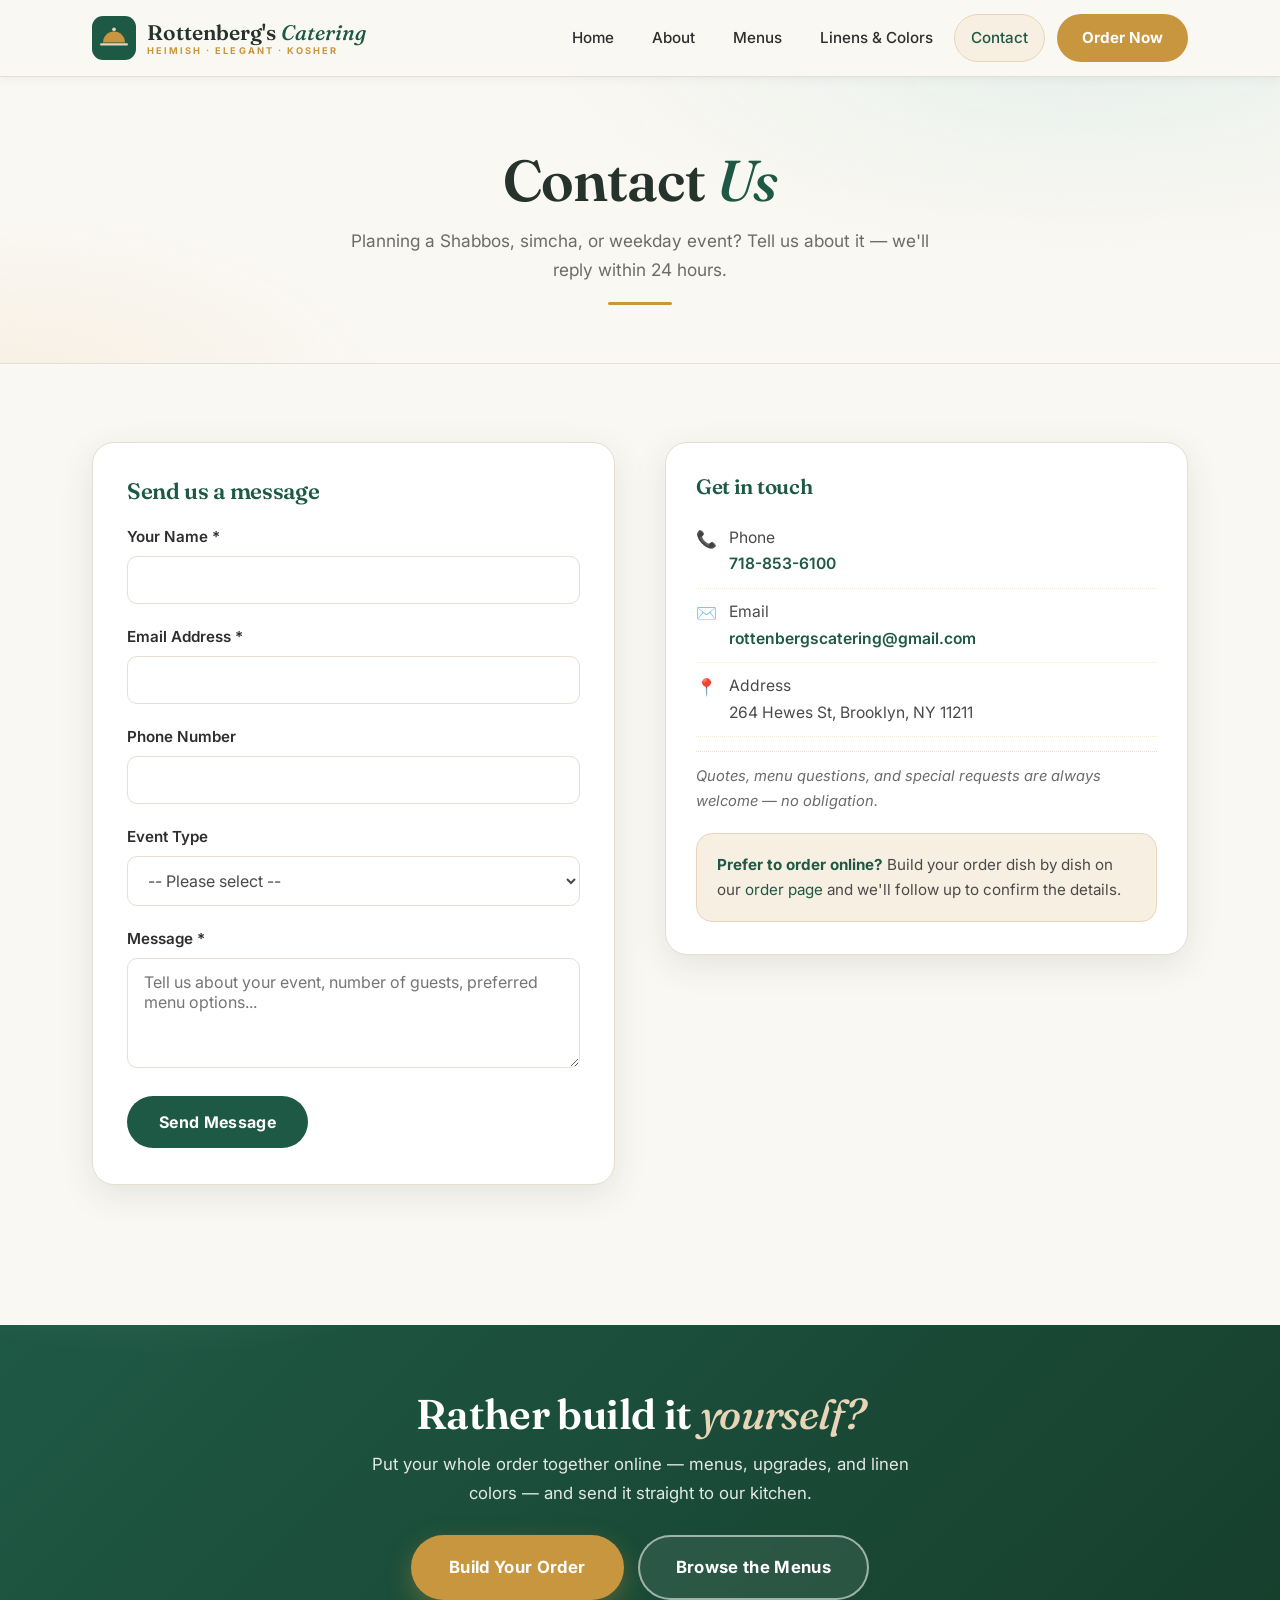
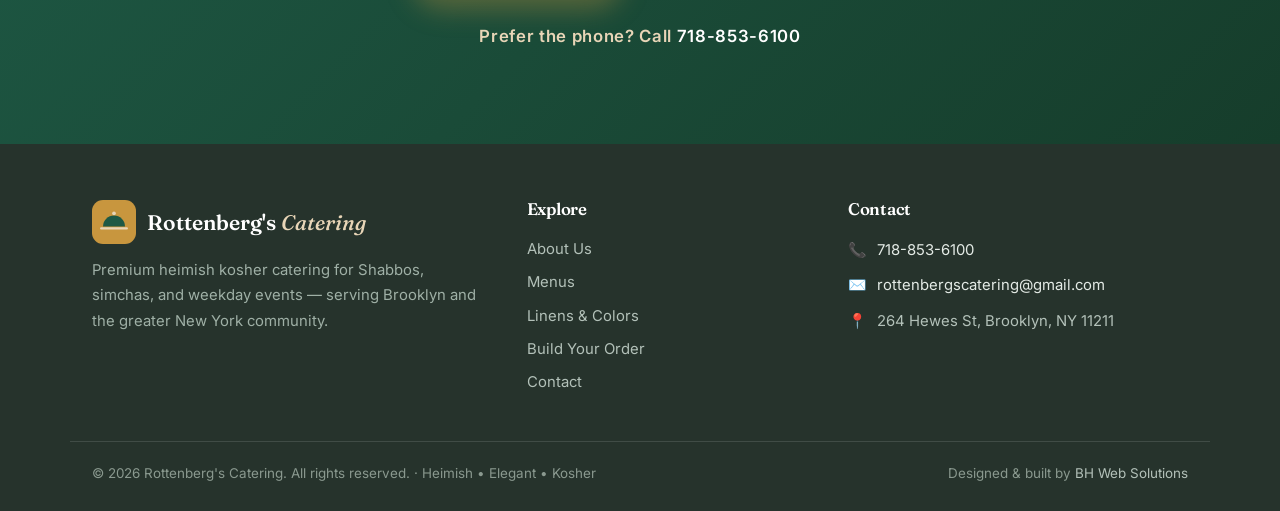
<file: contact.html>
<!DOCTYPE html>
<html lang="en">
<head>
    <meta charset="UTF-8">
    <meta name="viewport" content="width=device-width, initial-scale=1.0">
    <meta name="description" content="Contact Rottenberg's Catering in Brooklyn, NY — call 718-853-6100, email, or send a message about your Shabbos, simcha, or weekday event. 264 Hewes St, Brooklyn, NY 11211.">
    <title>Contact Us | Rottenberg's Catering — Brooklyn, NY</title>
    <link rel="icon" href="data:image/svg+xml,%3Csvg xmlns='http://www.w3.org/2000/svg' viewBox='0 0 48 48'%3E%3Crect width='48' height='48' rx='12' fill='%231E5945'/%3E%3Cpath d='M12 29a12 12 0 0 1 24 0z' fill='%23C8963E'/%3E%3Ccircle cx='24' cy='14.5' r='2' fill='%23E8D5B7'/%3E%3Cpath d='M10 31h28' stroke='%23E8D5B7' stroke-width='2.5' stroke-linecap='round'/%3E%3C/svg%3E">
    <link rel="preconnect" href="https://fonts.googleapis.com">
    <link rel="preconnect" href="https://fonts.gstatic.com" crossorigin>
    <link href="https://fonts.googleapis.com/css2?family=Fraunces:ital,opsz,wght@0,9..144,400;0,9..144,500;0,9..144,600;0,9..144,700;1,9..144,400;1,9..144,500&family=Inter:wght@400;500;600;700&display=swap" rel="stylesheet">
    <link rel="stylesheet" href="assets/style.css">
    <style>
        /* contact page extras */
        .contact-split { align-items: start; }
        .info-card { background: #fff; border: 1px solid var(--border); border-radius: var(--radius-lg); box-shadow: var(--shadow-md); padding: 32px 30px; margin-bottom: 24px; }
        .info-card h3 { font-size: 1.3rem; color: var(--accent); margin-bottom: 16px; }
        .info-row { display: flex; align-items: flex-start; gap: 12px; padding: 10px 0; border-bottom: 1px dotted #F0EAD6; font-size: .98rem; }
        .info-row:last-of-type { border-bottom: none; }
        .info-row .ico { flex: none; font-size: 1.05rem; line-height: 1.7; }
        .info-row a { font-weight: 600; }
        .info-note { font-size: .92rem; color: var(--text-light); font-style: italic; margin-top: 14px; padding-top: 12px; border-top: 1px dotted var(--border); }
        .order-pointer {
            background: var(--gold-pale); border: 1px solid var(--gold-light); border-radius: var(--radius);
            padding: 18px 20px; margin-top: 18px; font-size: .95rem; color: var(--text);
        }
        .order-pointer strong { color: var(--accent); }
    </style>
</head>
<body>

    <!-- ═══════ HEADER ═══════ -->
    <header class="site-header">
        <div class="wrap hbar">
            <a class="brand" href="index.html" aria-label="Rottenberg's Catering home">
                <svg class="logo" viewBox="0 0 48 48" xmlns="http://www.w3.org/2000/svg" aria-hidden="true">
                    <rect width="48" height="48" rx="12" fill="#1E5945"/>
                    <path d="M12 29a12 12 0 0 1 24 0z" fill="#C8963E"/>
                    <circle cx="24" cy="14.5" r="2" fill="#E8D5B7"/>
                    <path d="M10 31h28" stroke="#E8D5B7" stroke-width="2.5" stroke-linecap="round"/>
                </svg>
                <span class="name">Rottenberg's <em>Catering</em><small>Heimish · Elegant · Kosher</small></span>
            </a>
            <nav class="nav" aria-label="Main navigation">
                <a href="index.html">Home</a>
                <a href="about.html">About</a>
                <a href="menu.html">Menus</a>
                <a href="linens.html">Linens &amp; Colors</a>
                <a href="contact.html">Contact</a>
                <a href="order.html" class="nav-order">Order Now</a>
            </nav>
            <button class="menu-btn" id="menuBtn" aria-label="Menu">☰</button>
        </div>
    </header>

    <main>
        <!-- ═══════ PAGE HERO ═══════ -->
        <div class="page-hero">
            <h1>Contact <em>Us</em></h1>
            <p>Planning a Shabbos, simcha, or weekday event? Tell us about it — we'll reply within 24 hours.</p>
            <span class="accent-line"></span>
        </div>

        <!-- ═══════ FORM + INFO ═══════ -->
        <section class="section">
            <div class="wrap split contact-split">

                <!-- LEFT: contact form -->
                <div class="form-card reveal">
                    <h3 style="font-size:1.4rem; color:var(--accent); margin-bottom:20px;">Send us a message</h3>
                    <form id="contactForm" action="https://formspree.io/f/xwvykbbj" method="POST">
                        <!-- HONEYPOT FIELD: hidden from humans, visible to bots. Formspree will reject submissions with a value. -->
                        <input type="text" name="_gotcha" class="honeypot-field" tabindex="-1" autocomplete="off">

                        <div class="form-success" id="formSuccess">✅ Thank you! Your message has been sent. We'll reply within 24 hours.</div>

                        <div class="form-group">
                            <label for="name">Your Name *</label>
                            <input type="text" id="name" name="name" required>
                        </div>
                        <div class="form-group">
                            <label for="email">Email Address *</label>
                            <input type="email" id="email" name="_replyto" required>
                        </div>
                        <div class="form-group">
                            <label for="phone">Phone Number</label>
                            <input type="tel" id="phone" name="phone">
                        </div>
                        <div class="form-group">
                            <label for="event">Event Type</label>
                            <select id="event" name="event">
                                <option value="">-- Please select --</option>
                                <option value="Shabbos">Shabbos</option>
                                <option value="Weekday Simcha">Weekday Simcha</option>
                                <option value="Corporate">Corporate Event</option>
                                <option value="Other">Other</option>
                            </select>
                        </div>
                        <div class="form-group">
                            <label for="message">Message *</label>
                            <textarea id="message" name="message" placeholder="Tell us about your event, number of guests, preferred menu options..." required></textarea>
                        </div>
                        <button type="submit" class="btn btn--green">Send Message</button>
                    </form>
                </div>

                <!-- RIGHT: contact info + map -->
                <div>
                    <div class="info-card reveal">
                        <h3>Get in touch</h3>
                        <div class="info-row">
                            <span class="ico">📞</span>
                            <span>Phone<br><a href="tel:+17188536100">718-853-6100</a></span>
                        </div>
                        <div class="info-row">
                            <span class="ico">✉️</span>
                            <span>Email<br><a href="mailto:rottenbergscatering@gmail.com">rottenbergscatering@gmail.com</a></span>
                        </div>
                        <div class="info-row">
                            <span class="ico">📍</span>
                            <span>Address<br>264 Hewes St, Brooklyn, NY 11211</span>
                        </div>
                        <p class="info-note">Quotes, menu questions, and special requests are always welcome — no obligation.</p>
                        <div class="order-pointer">
                            <strong>Prefer to order online?</strong> Build your order dish by dish on our
                            <a href="order.html">order page</a> and we'll follow up to confirm the details.
                        </div>
                    </div>
                    <div class="reveal">
                        <iframe src="https://www.google.com/maps?q=264+Hewes+St,+Brooklyn,+NY+11211&output=embed" width="100%" height="260" style="border:0;border-radius:16px" loading="lazy" title="Map to Rottenberg's Catering" referrerpolicy="no-referrer-when-downgrade"></iframe>
                    </div>
                </div>

            </div>
        </section>

        <!-- ═══════ CTA BAND ═══════ -->
        <section class="ctaband">
            <h2>Rather build it <em>yourself?</em></h2>
            <p>Put your whole order together online — menus, upgrades, and linen colors — and send it straight to our kitchen.</p>
            <div class="cta-row">
                <a href="order.html" class="btn btn--gold btn--lg">Build Your Order</a>
                <a href="menu.html" class="btn btn--ghost btn--lg">Browse the Menus</a>
            </div>
            <p class="phone-line">Prefer the phone? Call <a href="tel:+17188536100">718-853-6100</a></p>
        </section>
    </main>

    <!-- ═══════ FOOTER ═══════ -->
    <footer class="foot">
        <div class="wrap foot-in">
            <div>
                <a class="brand" href="index.html">
                    <svg class="logo" viewBox="0 0 48 48" xmlns="http://www.w3.org/2000/svg" aria-hidden="true">
                        <rect width="48" height="48" rx="12" fill="#C8963E"/>
                        <path d="M12 29a12 12 0 0 1 24 0z" fill="#1E5945"/>
                        <circle cx="24" cy="14.5" r="2" fill="#E8D5B7"/>
                        <path d="M10 31h28" stroke="#E8D5B7" stroke-width="2.5" stroke-linecap="round"/>
                    </svg>
                    <span class="name">Rottenberg's <em>Catering</em></span>
                </a>
                <p>Premium heimish kosher catering for Shabbos, simchas, and weekday events — serving Brooklyn and the greater New York community.</p>
            </div>
            <div>
                <h4>Explore</h4>
                <a class="flink" href="about.html">About Us</a>
                <a class="flink" href="menu.html">Menus</a>
                <a class="flink" href="linens.html">Linens &amp; Colors</a>
                <a class="flink" href="order.html">Build Your Order</a>
                <a class="flink" href="contact.html">Contact</a>
            </div>
            <div>
                <h4>Contact</h4>
                <div class="contact-line">📞 <a href="tel:+17188536100">718-853-6100</a></div>
                <div class="contact-line">✉️ <a href="mailto:rottenbergscatering@gmail.com">rottenbergscatering@gmail.com</a></div>
                <div class="contact-line">📍 <span>264 Hewes St, Brooklyn, NY 11211</span></div>
            </div>
        </div>
        <div class="wrap foot-bot">
            <span>© <span class="js-year">2026</span> Rottenberg's Catering. All rights reserved. · Heimish • Elegant • Kosher</span>
            <span>Designed &amp; built by <a href="https://bhwebsolutions.com" target="_blank" rel="noopener">BH Web Solutions</a></span>
        </div>
    </footer>

    <button class="back-to-top" id="backToTop" aria-label="Back to top" title="Back to top">↑</button>
    <script src="assets/site.js"></script>
    <script>
        const contactForm = document.getElementById('contactForm');
        const formSuccess = document.getElementById('formSuccess');
        const honeypotField = contactForm.querySelector('input[name="_gotcha"]');

        contactForm.addEventListener('submit', async (e) => {
            e.preventDefault();

            // Block if honeypot filled (double safety for bots that ignore Formspree server-side)
            if (honeypotField && honeypotField.value.trim() !== '') {
                contactForm.reset();
                return;
            }

            const formData = new FormData(contactForm);
            try {
                const response = await fetch(contactForm.action, {
                    method: 'POST',
                    body: formData,
                    headers: { 'Accept': 'application/json' }
                });
                if (response.ok) {
                    contactForm.reset();
                    formSuccess.style.display = 'block';
                    setTimeout(() => { formSuccess.style.display = 'none'; }, 6000);
                } else {
                    alert('Oops! Something went wrong. Please try again.');
                }
            } catch (error) {
                alert('Network error. Please check your connection.');
            }
        });
    </script>
</body>
</html>
</file>
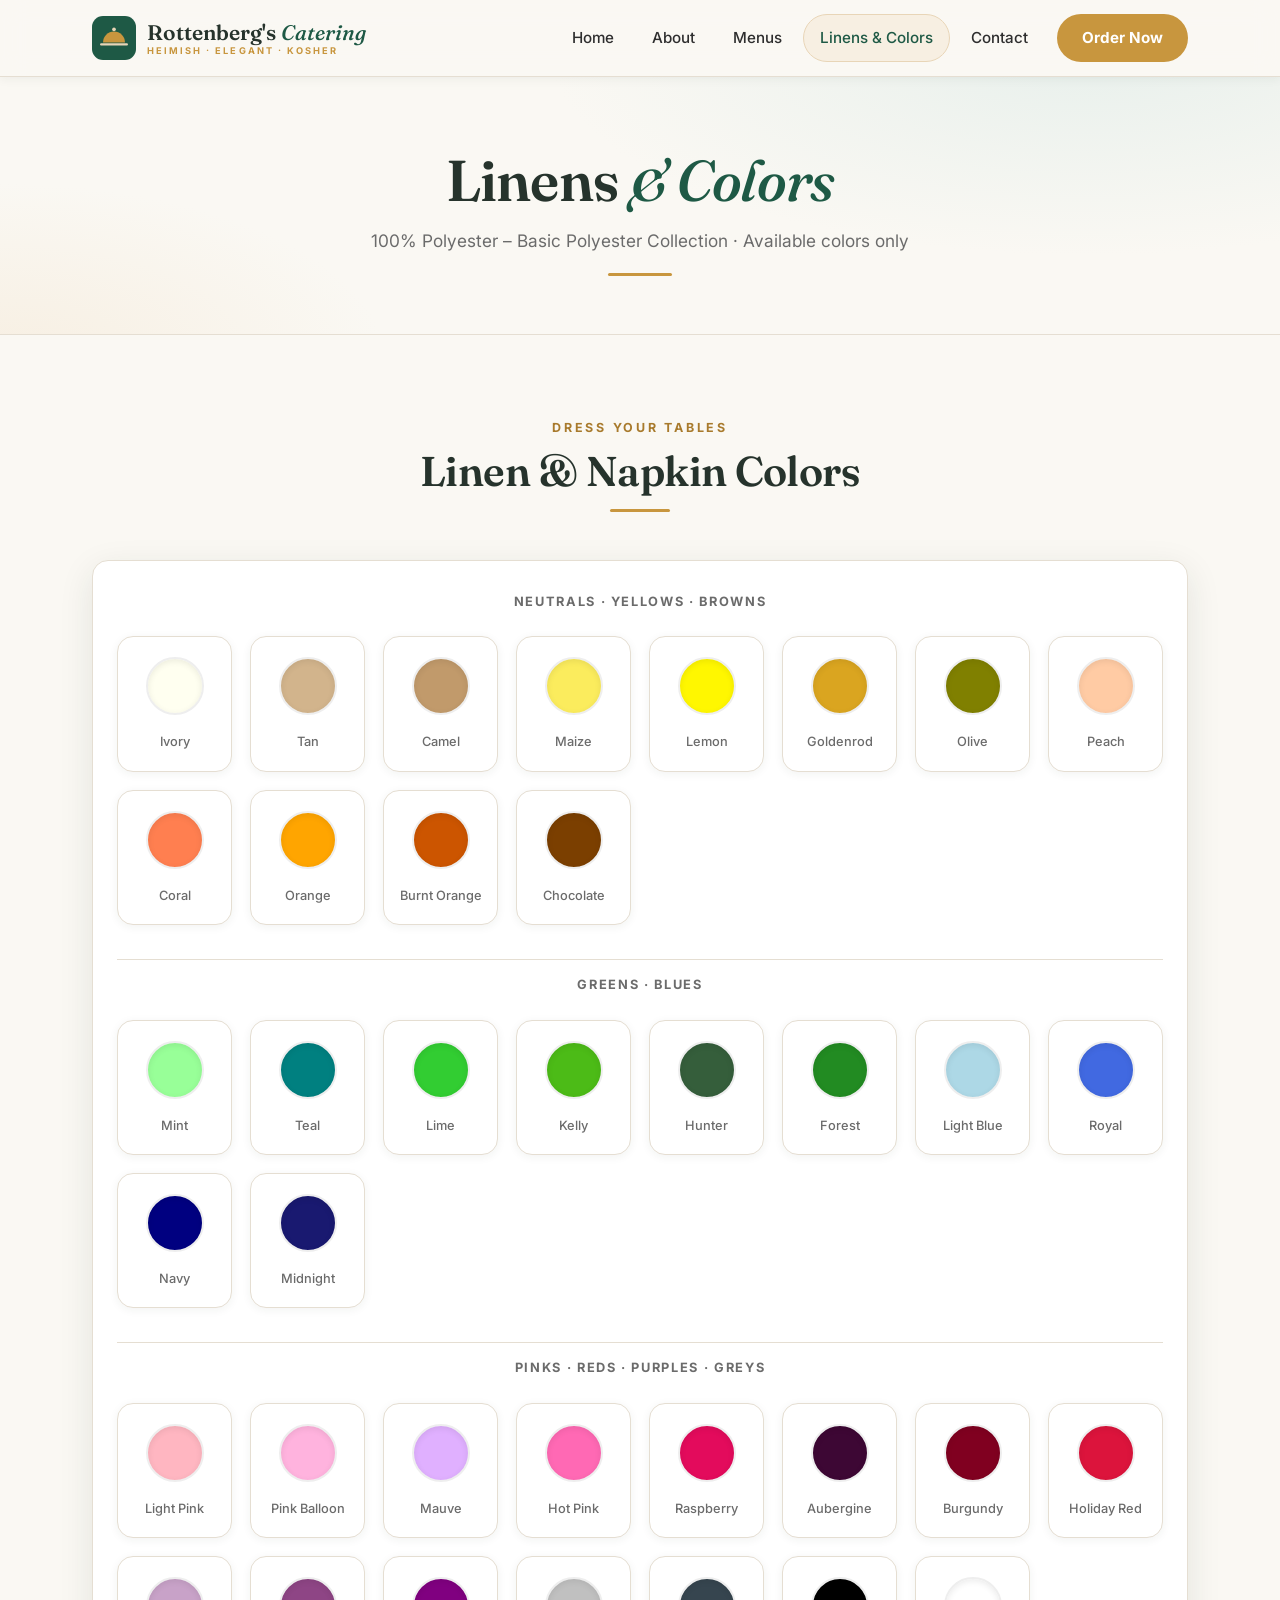
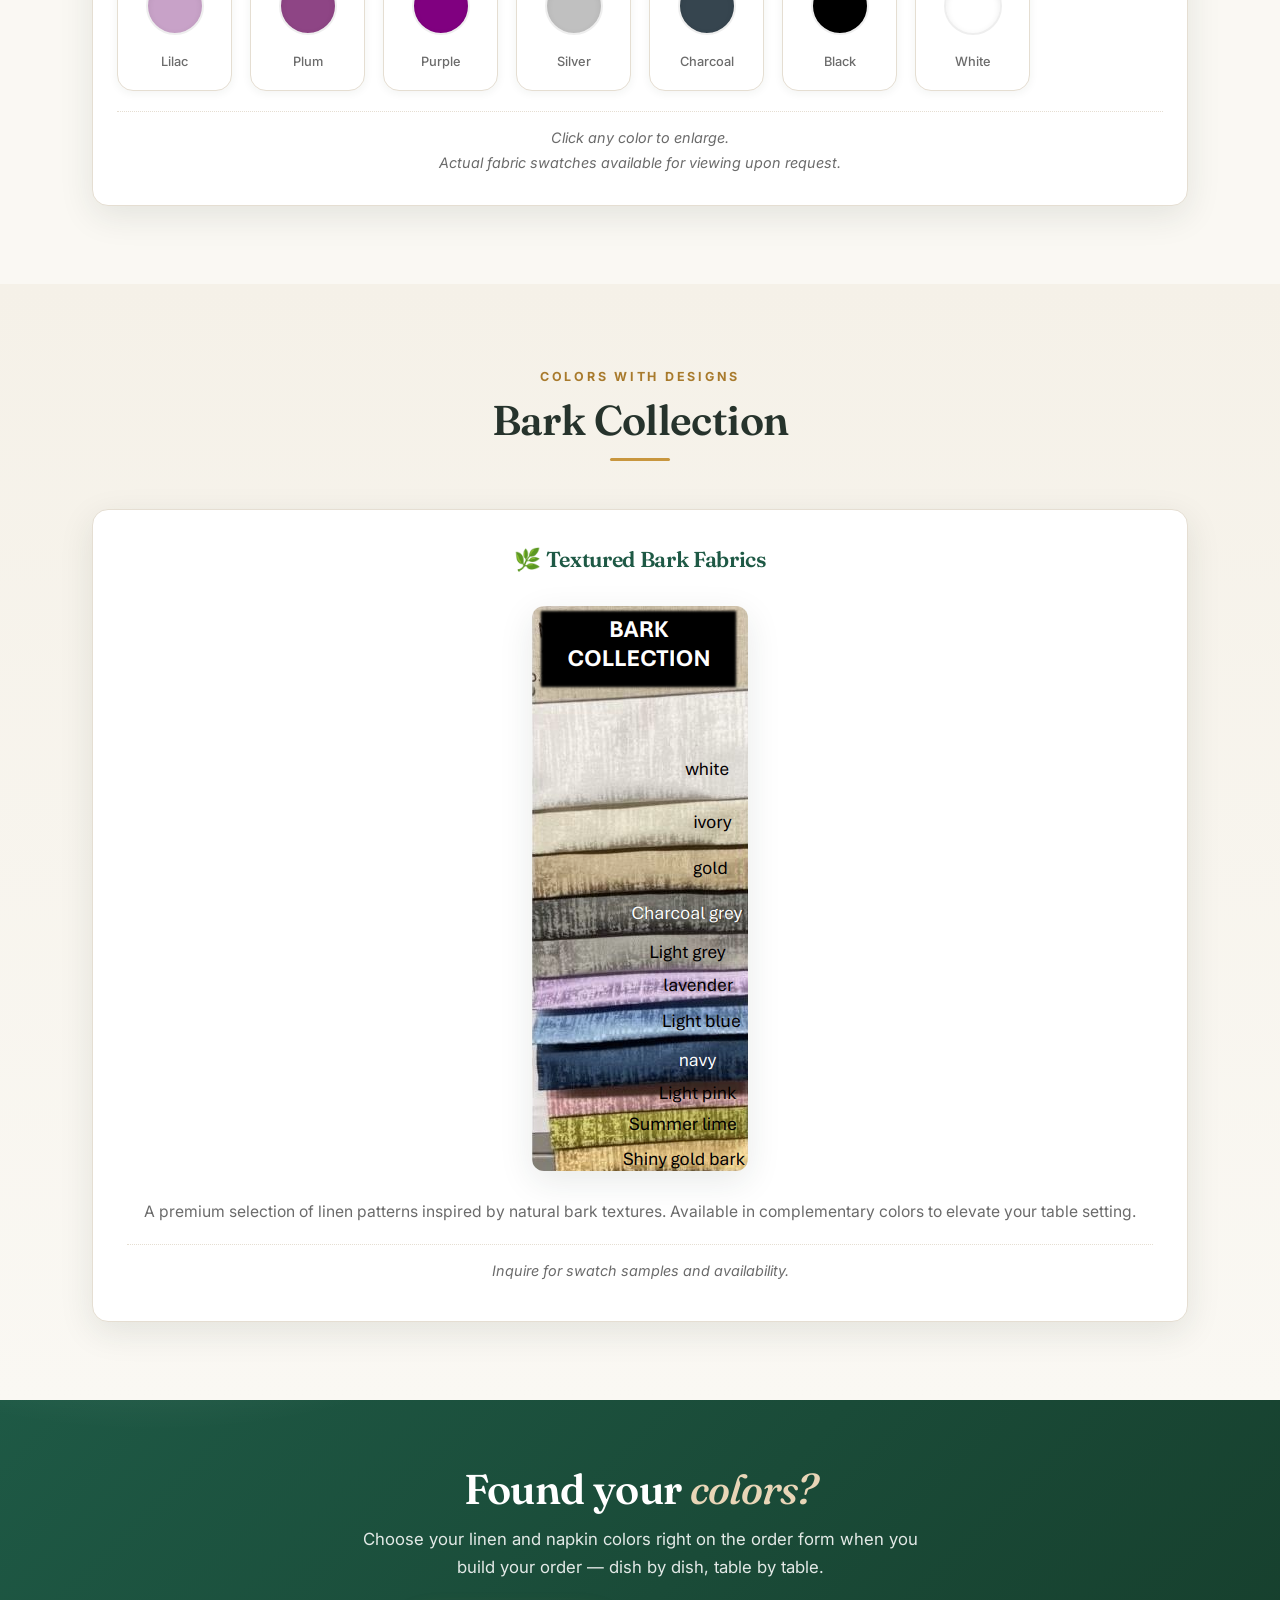
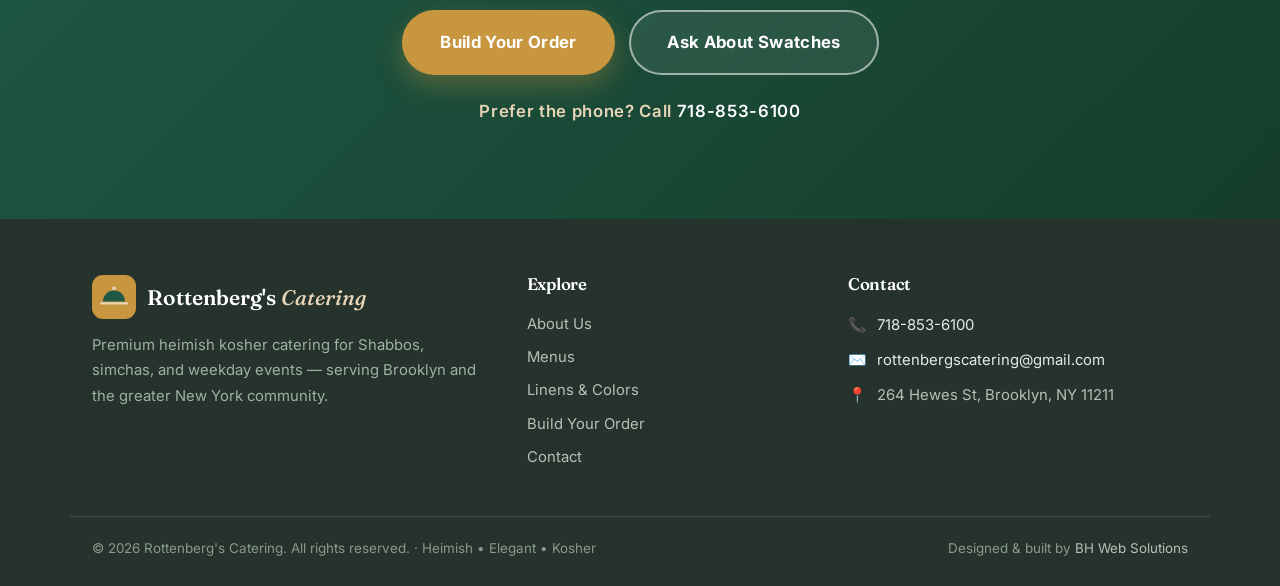
<file: linens.html>
<!DOCTYPE html>
<html lang="en">
<head>
    <meta charset="UTF-8">
    <meta name="viewport" content="width=device-width, initial-scale=1.0">
    <meta name="description" content="Browse Rottenberg's Catering linen &amp; napkin colors — the 100% polyester Basic Polyester Collection in dozens of shades, plus the textured Bark Collection. Fabric swatches available on request. Brooklyn, NY.">
    <title>Linens &amp; Colors | Rottenberg's Catering — Brooklyn, NY</title>
    <link rel="icon" href="data:image/svg+xml,%3Csvg xmlns='http://www.w3.org/2000/svg' viewBox='0 0 48 48'%3E%3Crect width='48' height='48' rx='12' fill='%231E5945'/%3E%3Cpath d='M12 29a12 12 0 0 1 24 0z' fill='%23C8963E'/%3E%3Ccircle cx='24' cy='14.5' r='2' fill='%23E8D5B7'/%3E%3Cpath d='M10 31h28' stroke='%23E8D5B7' stroke-width='2.5' stroke-linecap='round'/%3E%3C/svg%3E">
    <link rel="preconnect" href="https://fonts.googleapis.com">
    <link rel="preconnect" href="https://fonts.gstatic.com" crossorigin>
    <link href="https://fonts.googleapis.com/css2?family=Fraunces:ital,opsz,wght@0,9..144,400;0,9..144,500;0,9..144,600;0,9..144,700;1,9..144,400;1,9..144,500&family=Inter:wght@400;500;600;700&display=swap" rel="stylesheet">
    <link rel="stylesheet" href="assets/style.css">
    <style>
        /* linens page extras */
        .card .note { font-size: .9rem; color: var(--text-light); font-style: italic; margin-top: 18px; padding-top: 14px; border-top: 1px dotted var(--border); }
        .bark-card { text-align: center; }
        .bark-card .bark-img { max-width: 100%; height: auto; border-radius: 12px; margin: 20px 0; box-shadow: var(--shadow-md); }
    </style>
</head>
<body>

    <!-- ═══════ HEADER ═══════ -->
    <header class="site-header">
        <div class="wrap hbar">
            <a class="brand" href="index.html" aria-label="Rottenberg's Catering home">
                <svg class="logo" viewBox="0 0 48 48" xmlns="http://www.w3.org/2000/svg" aria-hidden="true">
                    <rect width="48" height="48" rx="12" fill="#1E5945"/>
                    <path d="M12 29a12 12 0 0 1 24 0z" fill="#C8963E"/>
                    <circle cx="24" cy="14.5" r="2" fill="#E8D5B7"/>
                    <path d="M10 31h28" stroke="#E8D5B7" stroke-width="2.5" stroke-linecap="round"/>
                </svg>
                <span class="name">Rottenberg's <em>Catering</em><small>Heimish · Elegant · Kosher</small></span>
            </a>
            <nav class="nav" aria-label="Main navigation">
                <a href="index.html">Home</a>
                <a href="about.html">About</a>
                <a href="menu.html">Menus</a>
                <a href="linens.html">Linens &amp; Colors</a>
                <a href="contact.html">Contact</a>
                <a href="order.html" class="nav-order">Order Now</a>
            </nav>
            <button class="menu-btn" id="menuBtn" aria-label="Menu">☰</button>
        </div>
    </header>

    <main>
        <!-- ═══════ PAGE HERO ═══════ -->
        <div class="page-hero">
            <h1>Linens <em>&amp; Colors</em></h1>
            <p>100% Polyester – Basic Polyester Collection · Available colors only</p>
            <span class="accent-line"></span>
        </div>

        <!-- ═══════ COLOR CHART ═══════ -->
        <section class="section" id="color-chart">
            <div class="wrap">
                <div class="section-title reveal">
                    <span class="eyebrow">Dress your tables</span>
                    <h2>Linen &amp; Napkin Colors</h2>
                    <span class="accent-line"></span>
                </div>
                <div class="card reveal" style="padding: 30px 24px;">
                    <div class="color-grid">
                        <!-- Neutrals / Yellows / Browns -->
                        <div class="color-column-label">Neutrals · Yellows · Browns</div>
                        <div class="color-swatch" onclick="openColorModal('#FFFFF0', 'Ivory')"><div class="dot" style="background:#FFFFF0;"></div><span class="name">Ivory</span></div>
                        <div class="color-swatch" onclick="openColorModal('#D2B48C', 'Tan')"><div class="dot" style="background:#D2B48C;"></div><span class="name">Tan</span></div>
                        <div class="color-swatch" onclick="openColorModal('#C19A6B', 'Camel')"><div class="dot" style="background:#C19A6B;"></div><span class="name">Camel</span></div>
                        <div class="color-swatch" onclick="openColorModal('#FBEC5D', 'Maize')"><div class="dot" style="background:#FBEC5D;"></div><span class="name">Maize</span></div>
                        <div class="color-swatch" onclick="openColorModal('#FFF700', 'Lemon')"><div class="dot" style="background:#FFF700;"></div><span class="name">Lemon</span></div>
                        <div class="color-swatch" onclick="openColorModal('#DAA520', 'Goldenrod')"><div class="dot" style="background:#DAA520;"></div><span class="name">Goldenrod</span></div>
                        <div class="color-swatch" onclick="openColorModal('#808000', 'Olive')"><div class="dot" style="background:#808000;"></div><span class="name">Olive</span></div>
                        <div class="color-swatch" onclick="openColorModal('#FFCBA4', 'Peach')"><div class="dot" style="background:#FFCBA4;"></div><span class="name">Peach</span></div>
                        <div class="color-swatch" onclick="openColorModal('#FF7F50', 'Coral')"><div class="dot" style="background:#FF7F50;"></div><span class="name">Coral</span></div>
                        <div class="color-swatch" onclick="openColorModal('#FFA500', 'Orange')"><div class="dot" style="background:#FFA500;"></div><span class="name">Orange</span></div>
                        <div class="color-swatch" onclick="openColorModal('#CC5500', 'Burnt Orange')"><div class="dot" style="background:#CC5500;"></div><span class="name">Burnt Orange</span></div>
                        <div class="color-swatch" onclick="openColorModal('#7B3F00', 'Chocolate')"><div class="dot" style="background:#7B3F00;"></div><span class="name">Chocolate</span></div>

                        <!-- Greens / Blues -->
                        <div class="color-column-label">Greens · Blues</div>
                        <div class="color-swatch" onclick="openColorModal('#98FF98', 'Mint')"><div class="dot" style="background:#98FF98;"></div><span class="name">Mint</span></div>
                        <div class="color-swatch" onclick="openColorModal('#008080', 'Teal')"><div class="dot" style="background:#008080;"></div><span class="name">Teal</span></div>
                        <div class="color-swatch" onclick="openColorModal('#32CD32', 'Lime')"><div class="dot" style="background:#32CD32;"></div><span class="name">Lime</span></div>
                        <div class="color-swatch" onclick="openColorModal('#4CBB17', 'Kelly')"><div class="dot" style="background:#4CBB17;"></div><span class="name">Kelly</span></div>
                        <div class="color-swatch" onclick="openColorModal('#355E3B', 'Hunter')"><div class="dot" style="background:#355E3B;"></div><span class="name">Hunter</span></div>
                        <div class="color-swatch" onclick="openColorModal('#228B22', 'Forest')"><div class="dot" style="background:#228B22;"></div><span class="name">Forest</span></div>
                        <div class="color-swatch" onclick="openColorModal('#ADD8E6', 'Light Blue')"><div class="dot" style="background:#ADD8E6;"></div><span class="name">Light Blue</span></div>
                        <div class="color-swatch" onclick="openColorModal('#4169E1', 'Royal')"><div class="dot" style="background:#4169E1;"></div><span class="name">Royal</span></div>
                        <div class="color-swatch" onclick="openColorModal('#000080', 'Navy')"><div class="dot" style="background:#000080;"></div><span class="name">Navy</span></div>
                        <div class="color-swatch" onclick="openColorModal('#191970', 'Midnight')"><div class="dot" style="background:#191970;"></div><span class="name">Midnight</span></div>

                        <!-- Pinks / Reds / Purples / Greys -->
                        <div class="color-column-label">Pinks · Reds · Purples · Greys</div>
                        <div class="color-swatch" onclick="openColorModal('#FFB6C1', 'Light Pink')"><div class="dot" style="background:#FFB6C1;"></div><span class="name">Light Pink</span></div>
                        <div class="color-swatch" onclick="openColorModal('#FFB3DE', 'Pink Balloon')"><div class="dot" style="background:#FFB3DE;"></div><span class="name">Pink Balloon</span></div>
                        <div class="color-swatch" onclick="openColorModal('#E0B0FF', 'Mauve')"><div class="dot" style="background:#E0B0FF;"></div><span class="name">Mauve</span></div>
                        <div class="color-swatch" onclick="openColorModal('#FF69B4', 'Hot Pink')"><div class="dot" style="background:#FF69B4;"></div><span class="name">Hot Pink</span></div>
                        <div class="color-swatch" onclick="openColorModal('#E30B5C', 'Raspberry')"><div class="dot" style="background:#E30B5C;"></div><span class="name">Raspberry</span></div>
                        <div class="color-swatch" onclick="openColorModal('#3D0734', 'Aubergine')"><div class="dot" style="background:#3D0734;"></div><span class="name">Aubergine</span></div>
                        <div class="color-swatch" onclick="openColorModal('#800020', 'Burgundy')"><div class="dot" style="background:#800020;"></div><span class="name">Burgundy</span></div>
                        <div class="color-swatch" onclick="openColorModal('#DC143C', 'Holiday Red')"><div class="dot" style="background:#DC143C;"></div><span class="name">Holiday Red</span></div>
                        <div class="color-swatch" onclick="openColorModal('#C8A2C8', 'Lilac')"><div class="dot" style="background:#C8A2C8;"></div><span class="name">Lilac</span></div>
                        <div class="color-swatch" onclick="openColorModal('#8E4585', 'Plum')"><div class="dot" style="background:#8E4585;"></div><span class="name">Plum</span></div>
                        <div class="color-swatch" onclick="openColorModal('#800080', 'Purple')"><div class="dot" style="background:#800080;"></div><span class="name">Purple</span></div>
                        <div class="color-swatch" onclick="openColorModal('#C0C0C0', 'Silver')"><div class="dot" style="background:#C0C0C0;"></div><span class="name">Silver</span></div>
                        <div class="color-swatch" onclick="openColorModal('#36454F', 'Charcoal')"><div class="dot" style="background:#36454F;"></div><span class="name">Charcoal</span></div>
                        <div class="color-swatch" onclick="openColorModal('#000000', 'Black')"><div class="dot" style="background:#000000;"></div><span class="name">Black</span></div>
                        <div class="color-swatch" onclick="openColorModal('#FFFFFF', 'White')"><div class="dot" style="background:#FFFFFF;"></div><span class="name">White</span></div>
                    </div>
                    <p class="note" style="text-align:center;margin-top:20px;">
                        Click any color to enlarge.<br>Actual fabric swatches available for viewing upon request.
                    </p>
                </div>
            </div>
        </section>

        <!-- ═══════ BARK COLLECTION ═══════ -->
        <section class="section tint" id="bark">
            <div class="wrap">
                <div class="section-title reveal">
                    <span class="eyebrow">Colors with designs</span>
                    <h2>Bark Collection</h2>
                    <span class="accent-line"></span>
                </div>
                <div class="card bark-card reveal">
                    <h3>🌿 Textured Bark Fabrics</h3>
                    <img class="bark-img" src="bark.png" alt="Bark Collection Fabric Design" onerror="this.style.display='none'; this.nextElementSibling.style.display='block';">
                    <p style="display:none; color:var(--text-light);">Bark Collection swatches available for viewing — call us at 718-853-6100 or inquire below.</p>
                    <p style="color:var(--text-light);">A premium selection of linen patterns inspired by natural bark textures. Available in complementary colors to elevate your table setting.</p>
                    <p class="note">Inquire for swatch samples and availability.</p>
                </div>
            </div>
        </section>

        <!-- ═══════ CTA BAND ═══════ -->
        <section class="ctaband">
            <h2>Found your <em>colors?</em></h2>
            <p>Choose your linen and napkin colors right on the order form when you build your order — dish by dish, table by table.</p>
            <div class="cta-row">
                <a href="order.html" class="btn btn--gold btn--lg">Build Your Order</a>
                <a href="contact.html" class="btn btn--ghost btn--lg">Ask About Swatches</a>
            </div>
            <p class="phone-line">Prefer the phone? Call <a href="tel:+17188536100">718-853-6100</a></p>
        </section>
    </main>

    <!--  Color Modal Overlay -->
    <div id="colorModal" class="color-modal" onclick="closeColorModal()">
        <div class="modal-content" onclick="event.stopPropagation()">
            <div class="big-dot" id="modalBigDot" style="background:#fff;"></div>
            <div class="modal-name" id="modalName"></div>
            <button class="btn btn--green close-btn" onclick="closeColorModal()">Close</button>
        </div>
    </div>

    <!-- ═══════ FOOTER ═══════ -->
    <footer class="foot">
        <div class="wrap foot-in">
            <div>
                <a class="brand" href="index.html">
                    <svg class="logo" viewBox="0 0 48 48" xmlns="http://www.w3.org/2000/svg" aria-hidden="true">
                        <rect width="48" height="48" rx="12" fill="#C8963E"/>
                        <path d="M12 29a12 12 0 0 1 24 0z" fill="#1E5945"/>
                        <circle cx="24" cy="14.5" r="2" fill="#E8D5B7"/>
                        <path d="M10 31h28" stroke="#E8D5B7" stroke-width="2.5" stroke-linecap="round"/>
                    </svg>
                    <span class="name">Rottenberg's <em>Catering</em></span>
                </a>
                <p>Premium heimish kosher catering for Shabbos, simchas, and weekday events — serving Brooklyn and the greater New York community.</p>
            </div>
            <div>
                <h4>Explore</h4>
                <a class="flink" href="about.html">About Us</a>
                <a class="flink" href="menu.html">Menus</a>
                <a class="flink" href="linens.html">Linens &amp; Colors</a>
                <a class="flink" href="order.html">Build Your Order</a>
                <a class="flink" href="contact.html">Contact</a>
            </div>
            <div>
                <h4>Contact</h4>
                <div class="contact-line">📞 <a href="tel:+17188536100">718-853-6100</a></div>
                <div class="contact-line">✉️ <a href="mailto:rottenbergscatering@gmail.com">rottenbergscatering@gmail.com</a></div>
                <div class="contact-line">📍 <span>264 Hewes St, Brooklyn, NY 11211</span></div>
            </div>
        </div>
        <div class="wrap foot-bot">
            <span>© <span class="js-year">2026</span> Rottenberg's Catering. All rights reserved. · Heimish • Elegant • Kosher</span>
            <span>Designed &amp; built by <a href="https://bhwebsolutions.com" target="_blank" rel="noopener">BH Web Solutions</a></span>
        </div>
    </footer>

    <button class="back-to-top" id="backToTop" aria-label="Back to top" title="Back to top">↑</button>
    <script src="assets/site.js"></script>
</body>
</html>
</file>
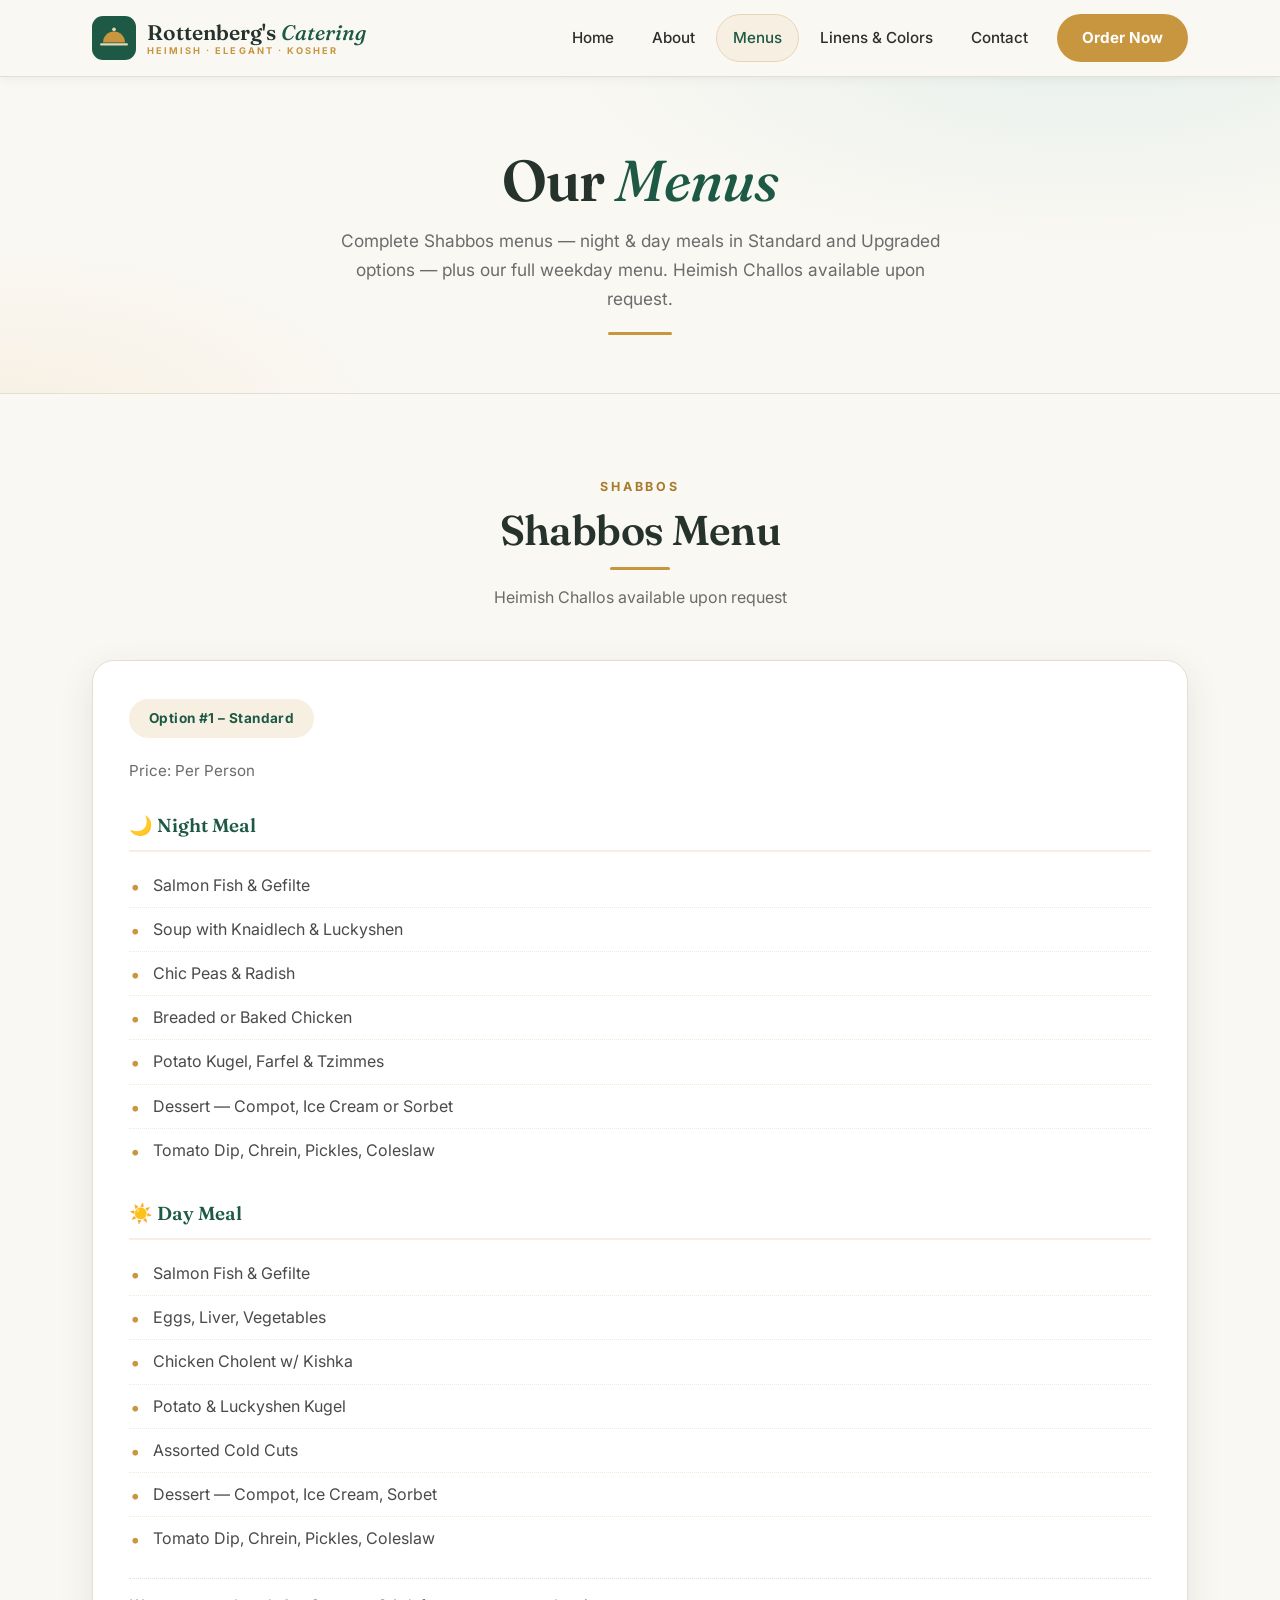
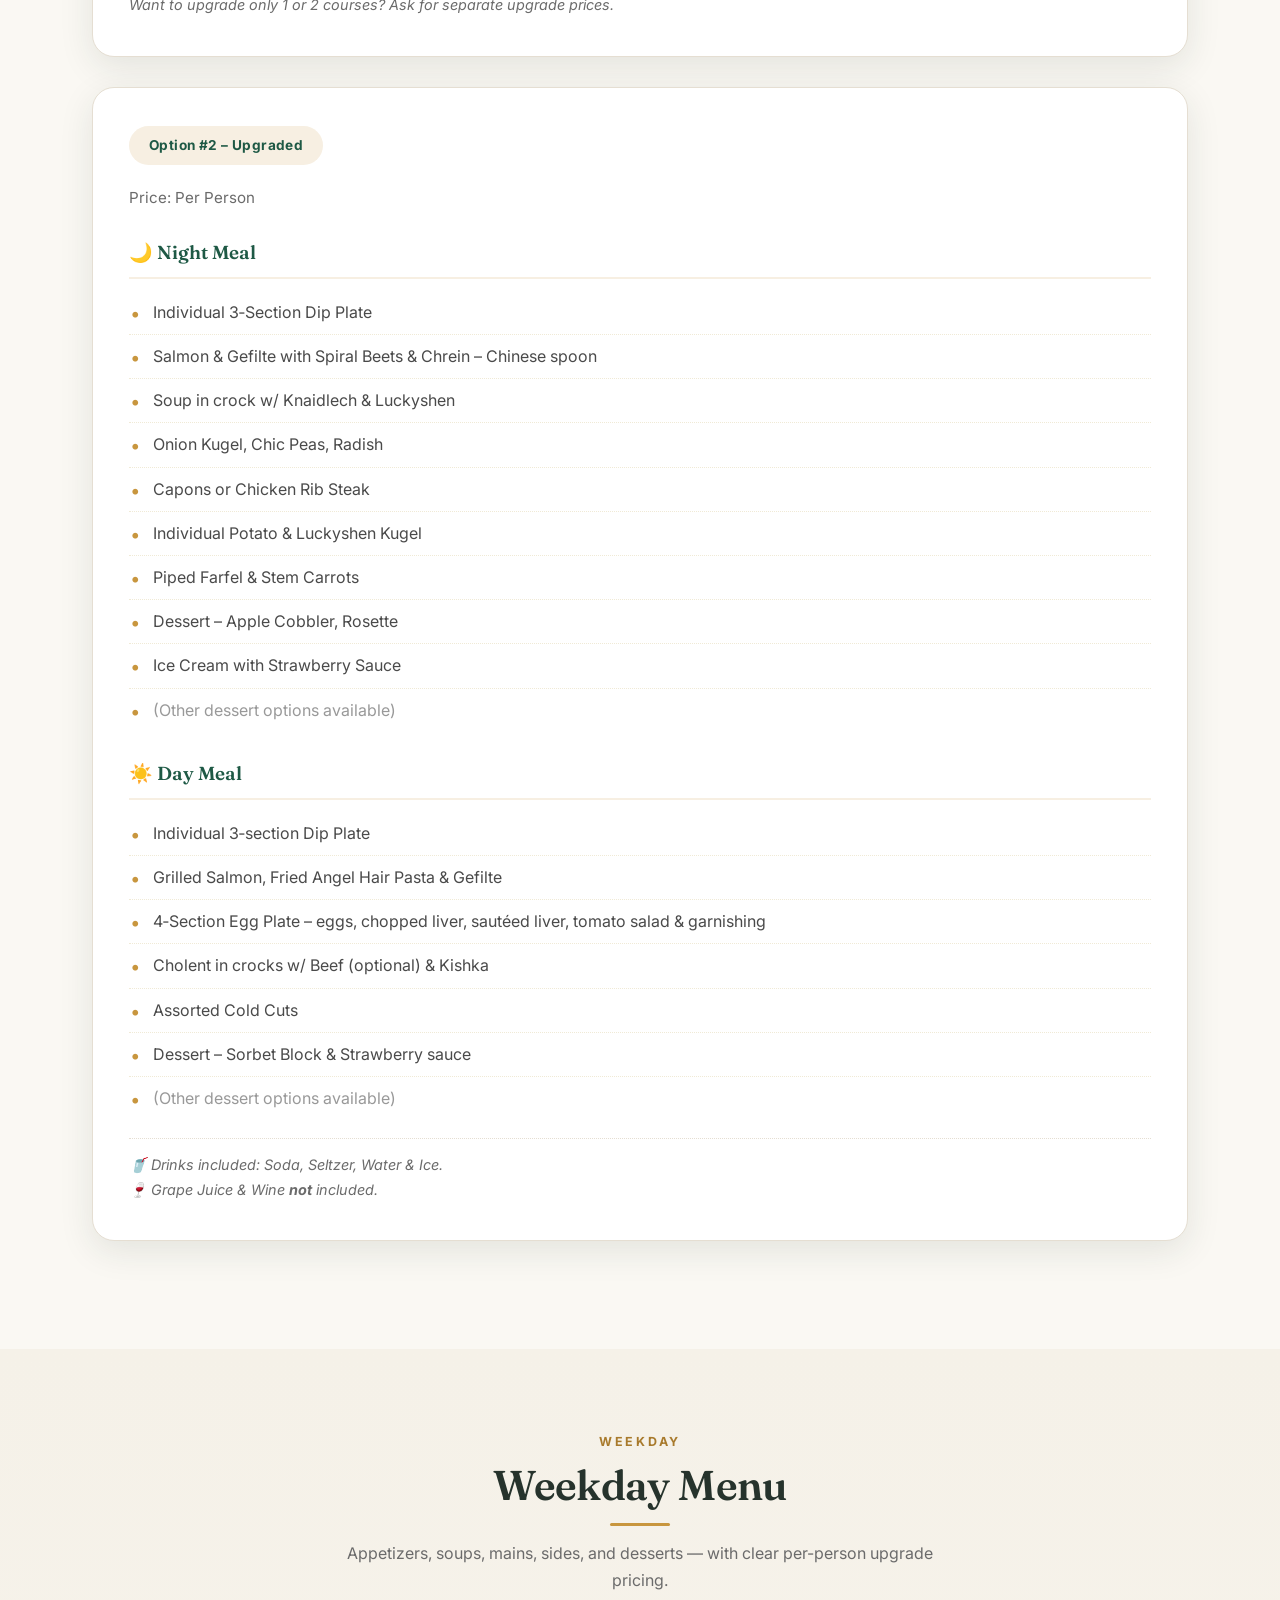
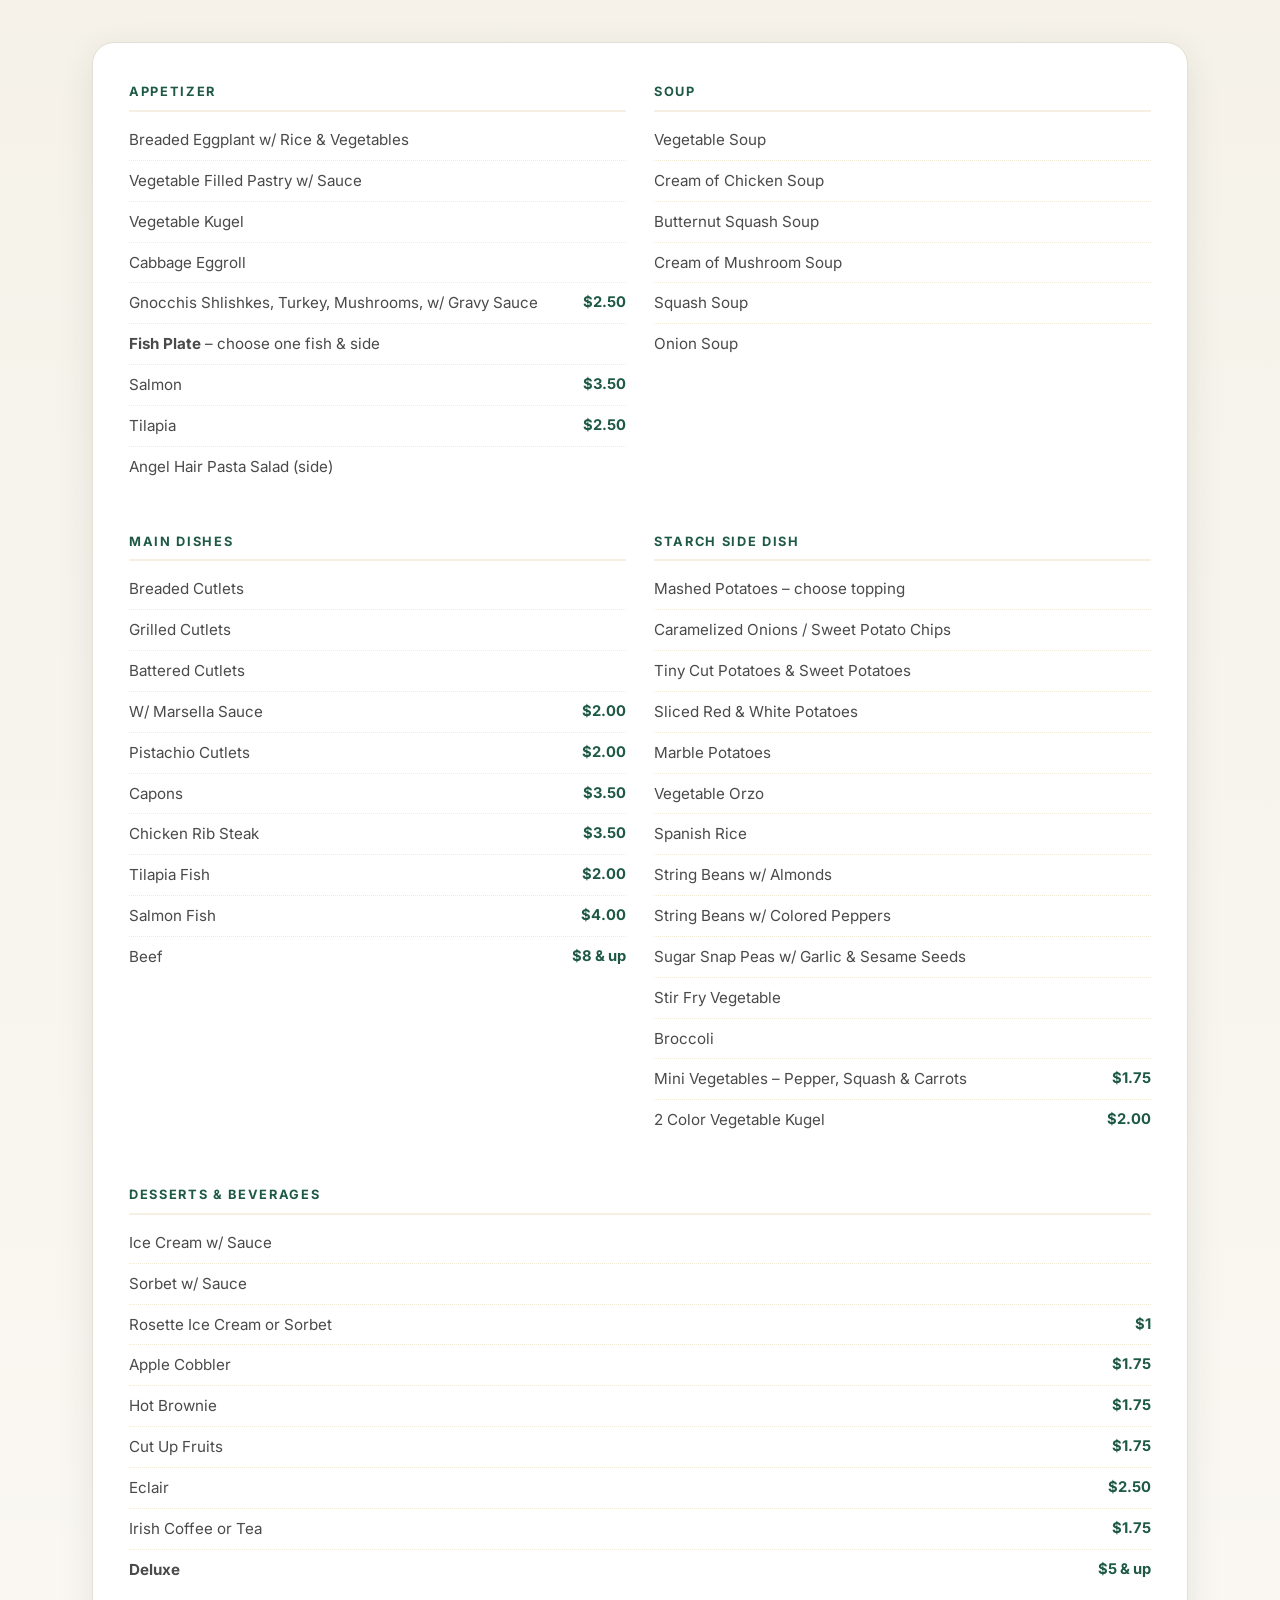
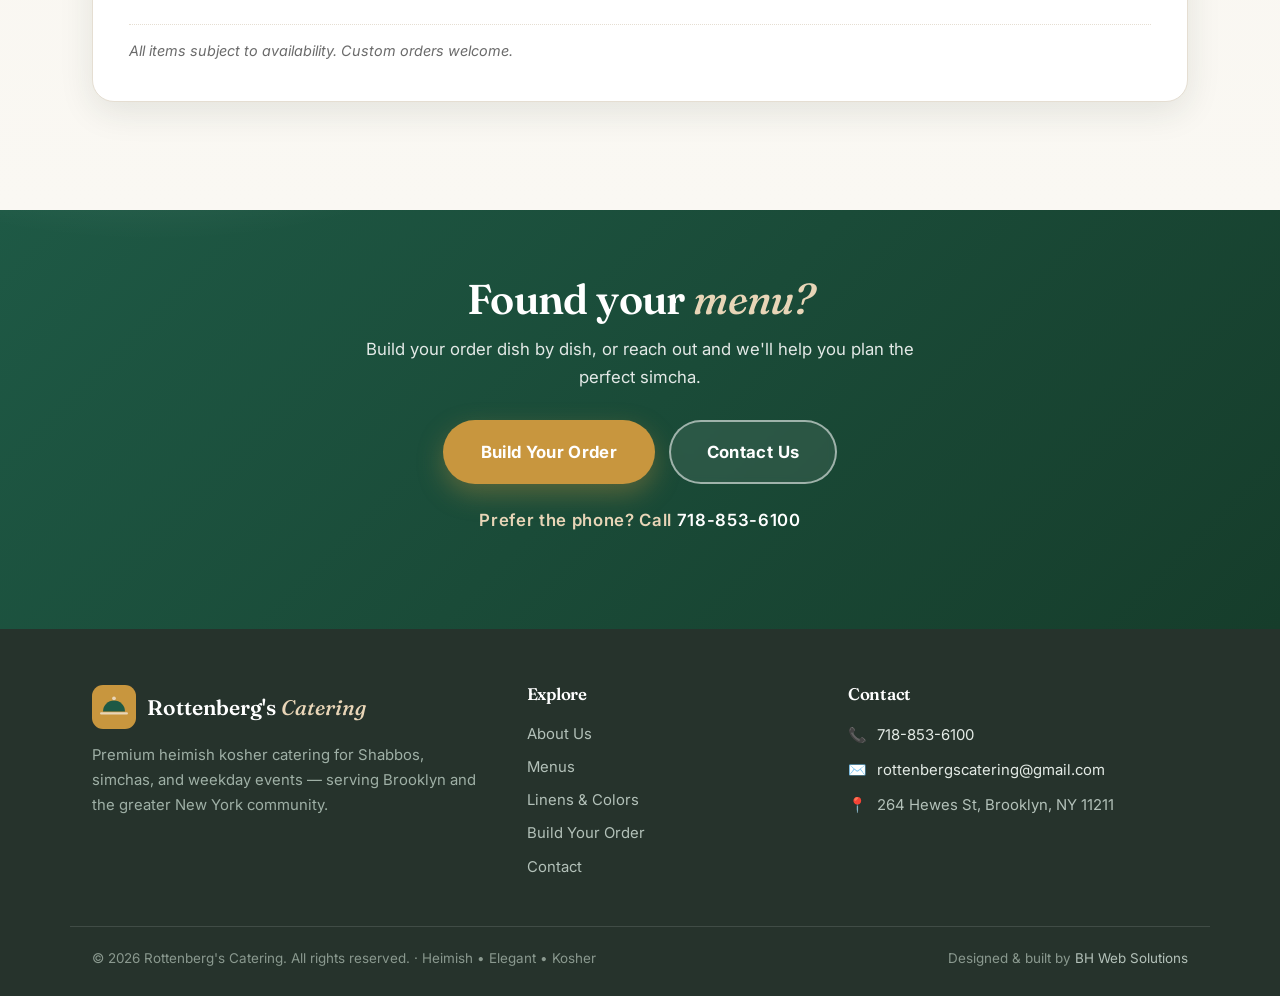
<file: menu.html>
<!DOCTYPE html>
<html lang="en">
<head>
    <meta charset="UTF-8">
    <meta name="viewport" content="width=device-width, initial-scale=1.0">
    <meta name="description" content="Rottenberg's Catering menus — complete Shabbos night &amp; day meals (Standard and Upgraded options) plus our full weekday menu of appetizers, soups, mains, sides, and desserts. Brooklyn, NY.">
    <title>Our Menus | Rottenberg's Catering — Shabbos &amp; Weekday Kosher Menus</title>
    <link rel="icon" href="data:image/svg+xml,%3Csvg xmlns='http://www.w3.org/2000/svg' viewBox='0 0 48 48'%3E%3Crect width='48' height='48' rx='12' fill='%231E5945'/%3E%3Cpath d='M12 29a12 12 0 0 1 24 0z' fill='%23C8963E'/%3E%3Ccircle cx='24' cy='14.5' r='2' fill='%23E8D5B7'/%3E%3Cpath d='M10 31h28' stroke='%23E8D5B7' stroke-width='2.5' stroke-linecap='round'/%3E%3C/svg%3E">
    <link rel="preconnect" href="https://fonts.googleapis.com">
    <link rel="preconnect" href="https://fonts.gstatic.com" crossorigin>
    <link href="https://fonts.googleapis.com/css2?family=Fraunces:ital,opsz,wght@0,9..144,400;0,9..144,500;0,9..144,600;0,9..144,700;1,9..144,400;1,9..144,500&family=Inter:wght@400;500;600;700&display=swap" rel="stylesheet">
    <link rel="stylesheet" href="assets/style.css">
    <style>
        /* menu page extras */
        .price-line { font-size: .95rem; color: var(--text-light); margin: 2px 0 6px; }
        .menu-card ul.dishes li.muted { color: #999; }
        .menu-cat ul { list-style: none; padding: 0; margin: 0 0 6px; }
        .menu-cat ul li { padding: 7px 0; border-bottom: 1px dotted #F0EAD6; font-size: .95rem; color: var(--text); }
        .menu-cat ul li:last-child { border-bottom: none; }
        .menu-cat { margin-bottom: 10px; }
        .cat-span { grid-column: 1 / -1; }
    </style>
</head>
<body>

    <!-- ═══════ HEADER ═══════ -->
    <header class="site-header">
        <div class="wrap hbar">
            <a class="brand" href="index.html" aria-label="Rottenberg's Catering home">
                <svg class="logo" viewBox="0 0 48 48" xmlns="http://www.w3.org/2000/svg" aria-hidden="true">
                    <rect width="48" height="48" rx="12" fill="#1E5945"/>
                    <path d="M12 29a12 12 0 0 1 24 0z" fill="#C8963E"/>
                    <circle cx="24" cy="14.5" r="2" fill="#E8D5B7"/>
                    <path d="M10 31h28" stroke="#E8D5B7" stroke-width="2.5" stroke-linecap="round"/>
                </svg>
                <span class="name">Rottenberg's <em>Catering</em><small>Heimish · Elegant · Kosher</small></span>
            </a>
            <nav class="nav" aria-label="Main navigation">
                <a href="index.html">Home</a>
                <a href="about.html">About</a>
                <a href="menu.html">Menus</a>
                <a href="linens.html">Linens &amp; Colors</a>
                <a href="contact.html">Contact</a>
                <a href="order.html" class="nav-order">Order Now</a>
            </nav>
            <button class="menu-btn" id="menuBtn" aria-label="Menu">☰</button>
        </div>
    </header>

    <main>
        <!-- ═══════ PAGE HERO ═══════ -->
        <div class="page-hero">
            <h1>Our <em>Menus</em></h1>
            <p>Complete Shabbos menus — night &amp; day meals in Standard and Upgraded options — plus our full weekday menu. Heimish Challos available upon request.</p>
            <span class="accent-line"></span>
        </div>

        <!-- ═══════ SHABBOS MENU ═══════ -->
        <section class="section" id="shabbos">
            <div class="wrap">
                <div class="section-title reveal">
                    <span class="eyebrow">Shabbos</span>
                    <h2>Shabbos Menu</h2>
                    <span class="accent-line"></span>
                    <p>Heimish Challos available upon request</p>
                </div>

                <!-- Option #1 Standard -->
                <div class="menu-card reveal">
                    <span class="badge">Option #1 – Standard</span>
                    <p class="price-line">Price: Per Person</p>

                    <div class="meal-head">🌙 Night Meal</div>
                    <ul class="dishes">
                        <li>Salmon Fish &amp; Gefilte</li>
                        <li>Soup with Knaidlech &amp; Luckyshen</li>
                        <li>Chic Peas &amp; Radish</li>
                        <li>Breaded or Baked Chicken</li>
                        <li>Potato Kugel, Farfel &amp; Tzimmes</li>
                        <li>Dessert — Compot, Ice Cream or Sorbet</li>
                        <li>Tomato Dip, Chrein, Pickles, Coleslaw</li>
                    </ul>

                    <div class="meal-head">☀️ Day Meal</div>
                    <ul class="dishes">
                        <li>Salmon Fish &amp; Gefilte</li>
                        <li>Eggs, Liver, Vegetables</li>
                        <li>Chicken Cholent w/ Kishka</li>
                        <li>Potato &amp; Luckyshen Kugel</li>
                        <li>Assorted Cold Cuts</li>
                        <li>Dessert — Compot, Ice Cream, Sorbet</li>
                        <li>Tomato Dip, Chrein, Pickles, Coleslaw</li>
                    </ul>

                    <p class="note">Want to upgrade only 1 or 2 courses? Ask for separate upgrade prices.</p>
                </div>

                <!-- Option #2 Upgraded -->
                <div class="menu-card reveal">
                    <span class="badge">Option #2 – Upgraded</span>
                    <p class="price-line">Price: Per Person</p>

                    <div class="meal-head">🌙 Night Meal</div>
                    <ul class="dishes">
                        <li>Individual 3‑Section Dip Plate</li>
                        <li>Salmon &amp; Gefilte with Spiral Beets &amp; Chrein – Chinese spoon</li>
                        <li>Soup in crock w/ Knaidlech &amp; Luckyshen</li>
                        <li>Onion Kugel, Chic Peas, Radish</li>
                        <li>Capons or Chicken Rib Steak</li>
                        <li>Individual Potato &amp; Luckyshen Kugel</li>
                        <li>Piped Farfel &amp; Stem Carrots</li>
                        <li>Dessert – Apple Cobbler, Rosette</li>
                        <li>Ice Cream with Strawberry Sauce</li>
                        <li class="muted">(Other dessert options available)</li>
                    </ul>

                    <div class="meal-head">☀️ Day Meal</div>
                    <ul class="dishes">
                        <li>Individual 3‑section Dip Plate</li>
                        <li>Grilled Salmon, Fried Angel Hair Pasta &amp; Gefilte</li>
                        <li>4‑Section Egg Plate – eggs, chopped liver, sautéed liver, tomato salad &amp; garnishing</li>
                        <li>Cholent in crocks w/ Beef (optional) &amp; Kishka</li>
                        <li>Assorted Cold Cuts</li>
                        <li>Dessert – Sorbet Block &amp; Strawberry sauce</li>
                        <li class="muted">(Other dessert options available)</li>
                    </ul>

                    <p class="note">
                        🥤 Drinks included: Soda, Seltzer, Water &amp; Ice.<br>
                        🍷 Grape Juice &amp; Wine <strong>not</strong> included.
                    </p>
                </div>
            </div>
        </section>

        <!-- ═══════ WEEKDAY MENU ═══════ -->
        <section class="section tint" id="weekday">
            <div class="wrap">
                <div class="section-title reveal">
                    <span class="eyebrow">Weekday</span>
                    <h2>Weekday Menu</h2>
                    <span class="accent-line"></span>
                    <p>Appetizers, soups, mains, sides, and desserts — with clear per-person upgrade pricing.</p>
                </div>

                <div class="menu-card reveal">
                    <div class="grid-2">
                        <!-- APPETIZER -->
                        <div class="menu-cat">
                            <h5>Appetizer</h5>
                            <ul>
                                <li>Breaded Eggplant w/ Rice &amp; Vegetables</li>
                                <li>Vegetable Filled Pastry w/ Sauce</li>
                                <li>Vegetable Kugel</li>
                                <li>Cabbage Eggroll</li>
                                <li class="priced"><span>Gnocchis Shlishkes, Turkey, Mushrooms, w/ Gravy Sauce</span><span class="price">$2.50</span></li>
                                <li><strong>Fish Plate</strong> – choose one fish &amp; side</li>
                                <li class="priced"><span>Salmon</span><span class="price">$3.50</span></li>
                                <li class="priced"><span>Tilapia</span><span class="price">$2.50</span></li>
                                <li>Angel Hair Pasta Salad (side)</li>
                            </ul>
                        </div>

                        <!-- SOUP -->
                        <div class="menu-cat">
                            <h5>Soup</h5>
                            <ul>
                                <li>Vegetable Soup</li>
                                <li>Cream of Chicken Soup</li>
                                <li>Butternut Squash Soup</li>
                                <li>Cream of Mushroom Soup</li>
                                <li>Squash Soup</li>
                                <li>Onion Soup</li>
                            </ul>
                        </div>

                        <!-- MAIN DISHES -->
                        <div class="menu-cat">
                            <h5>Main Dishes</h5>
                            <ul>
                                <li>Breaded Cutlets</li>
                                <li>Grilled Cutlets</li>
                                <li>Battered Cutlets</li>
                                <li class="priced"><span>W/ Marsella Sauce</span><span class="price">$2.00</span></li>
                                <li class="priced"><span>Pistachio Cutlets</span><span class="price">$2.00</span></li>
                                <li class="priced"><span>Capons</span><span class="price">$3.50</span></li>
                                <li class="priced"><span>Chicken Rib Steak</span><span class="price">$3.50</span></li>
                                <li class="priced"><span>Tilapia Fish</span><span class="price">$2.00</span></li>
                                <li class="priced"><span>Salmon Fish</span><span class="price">$4.00</span></li>
                                <li class="priced"><span>Beef</span><span class="price">$8 &amp; up</span></li>
                            </ul>
                        </div>

                        <!-- STARCH SIDE DISH -->
                        <div class="menu-cat">
                            <h5>Starch Side Dish</h5>
                            <ul>
                                <li>Mashed Potatoes – choose topping</li>
                                <li>Caramelized Onions / Sweet Potato Chips</li>
                                <li>Tiny Cut Potatoes &amp; Sweet Potatoes</li>
                                <li>Sliced Red &amp; White Potatoes</li>
                                <li>Marble Potatoes</li>
                                <li>Vegetable Orzo</li>
                                <li>Spanish Rice</li>
                                <li>String Beans w/ Almonds</li>
                                <li>String Beans w/ Colored Peppers</li>
                                <li>Sugar Snap Peas w/ Garlic &amp; Sesame Seeds</li>
                                <li>Stir Fry Vegetable</li>
                                <li>Broccoli</li>
                                <li class="priced"><span>Mini Vegetables – Pepper, Squash &amp; Carrots</span><span class="price">$1.75</span></li>
                                <li class="priced"><span>2 Color Vegetable Kugel</span><span class="price">$2.00</span></li>
                            </ul>
                        </div>

                        <!-- DESSERTS & BEVERAGES -->
                        <div class="menu-cat cat-span">
                            <h5>Desserts &amp; Beverages</h5>
                            <ul>
                                <li>Ice Cream w/ Sauce</li>
                                <li>Sorbet w/ Sauce</li>
                                <li class="priced"><span>Rosette Ice Cream or Sorbet</span><span class="price">$1</span></li>
                                <li class="priced"><span>Apple Cobbler</span><span class="price">$1.75</span></li>
                                <li class="priced"><span>Hot Brownie</span><span class="price">$1.75</span></li>
                                <li class="priced"><span>Cut Up Fruits</span><span class="price">$1.75</span></li>
                                <li class="priced"><span>Eclair</span><span class="price">$2.50</span></li>
                                <li class="priced"><span>Irish Coffee or Tea</span><span class="price">$1.75</span></li>
                                <li class="priced"><span><strong>Deluxe</strong></span><span class="price">$5 &amp; up</span></li>
                            </ul>
                        </div>
                    </div>

                    <p class="note">All items subject to availability. Custom orders welcome.</p>
                </div>
            </div>
        </section>

        <!-- ═══════ CTA BAND ═══════ -->
        <section class="ctaband">
            <h2>Found your <em>menu?</em></h2>
            <p>Build your order dish by dish, or reach out and we'll help you plan the perfect simcha.</p>
            <div class="cta-row">
                <a href="order.html" class="btn btn--gold btn--lg">Build Your Order</a>
                <a href="contact.html" class="btn btn--ghost btn--lg">Contact Us</a>
            </div>
            <p class="phone-line">Prefer the phone? Call <a href="tel:+17188536100">718-853-6100</a></p>
        </section>
    </main>

    <!-- ═══════ FOOTER ═══════ -->
    <footer class="foot">
        <div class="wrap foot-in">
            <div>
                <a class="brand" href="index.html">
                    <svg class="logo" viewBox="0 0 48 48" xmlns="http://www.w3.org/2000/svg" aria-hidden="true">
                        <rect width="48" height="48" rx="12" fill="#C8963E"/>
                        <path d="M12 29a12 12 0 0 1 24 0z" fill="#1E5945"/>
                        <circle cx="24" cy="14.5" r="2" fill="#E8D5B7"/>
                        <path d="M10 31h28" stroke="#E8D5B7" stroke-width="2.5" stroke-linecap="round"/>
                    </svg>
                    <span class="name">Rottenberg's <em>Catering</em></span>
                </a>
                <p>Premium heimish kosher catering for Shabbos, simchas, and weekday events — serving Brooklyn and the greater New York community.</p>
            </div>
            <div>
                <h4>Explore</h4>
                <a class="flink" href="about.html">About Us</a>
                <a class="flink" href="menu.html">Menus</a>
                <a class="flink" href="linens.html">Linens &amp; Colors</a>
                <a class="flink" href="order.html">Build Your Order</a>
                <a class="flink" href="contact.html">Contact</a>
            </div>
            <div>
                <h4>Contact</h4>
                <div class="contact-line">📞 <a href="tel:+17188536100">718-853-6100</a></div>
                <div class="contact-line">✉️ <a href="mailto:rottenbergscatering@gmail.com">rottenbergscatering@gmail.com</a></div>
                <div class="contact-line">📍 <span>264 Hewes St, Brooklyn, NY 11211</span></div>
            </div>
        </div>
        <div class="wrap foot-bot">
            <span>© <span class="js-year">2026</span> Rottenberg's Catering. All rights reserved. · Heimish • Elegant • Kosher</span>
            <span>Designed &amp; built by <a href="https://bhwebsolutions.com" target="_blank" rel="noopener">BH Web Solutions</a></span>
        </div>
    </footer>

    <button class="back-to-top" id="backToTop" aria-label="Back to top" title="Back to top">↑</button>
    <script src="assets/site.js"></script>
</body>
</html>
</file>
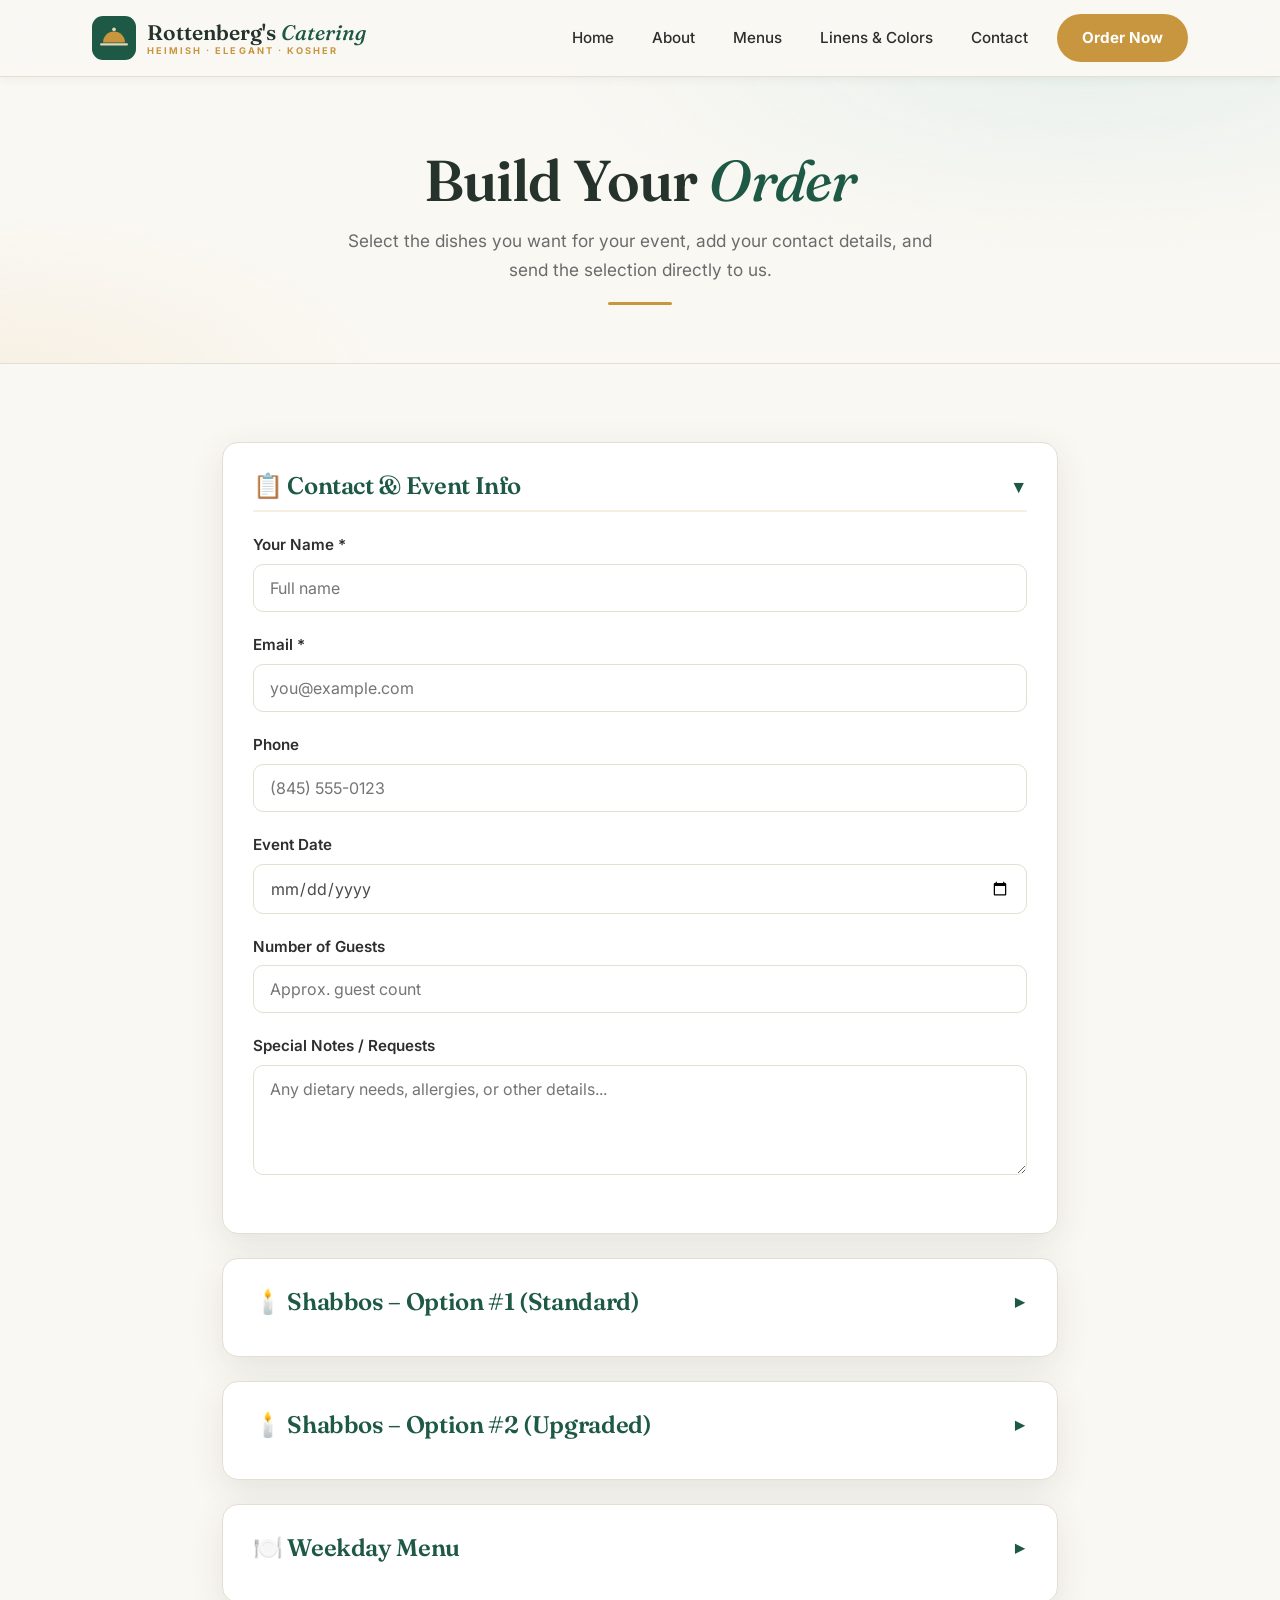
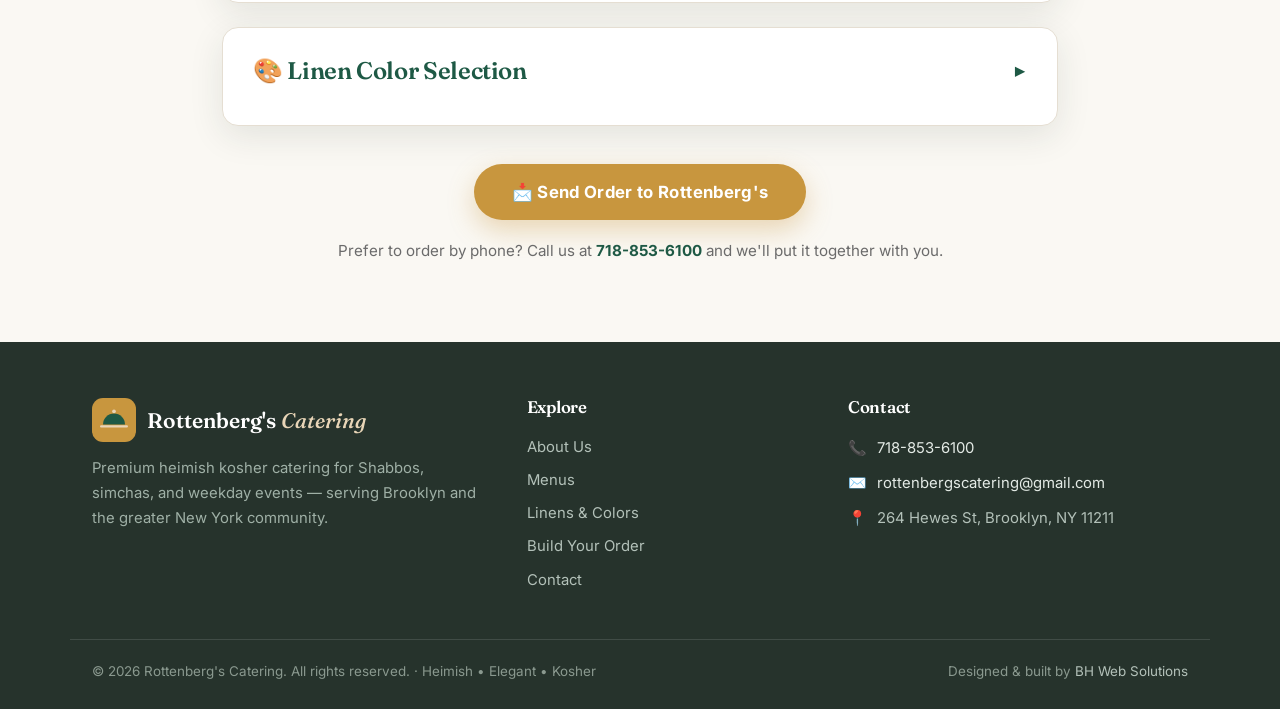
<file: order.html>
<!DOCTYPE html>
<html lang="en">
<head>
    <meta charset="UTF-8">
    <meta name="viewport" content="width=device-width, initial-scale=1.0">
    <meta name="description" content="Build your catering order online — pick Shabbos night &amp; day dishes, weekday menu items, and linen colors, then send it straight to Rottenberg's Catering in Brooklyn, NY.">
    <title>Build Your Order | Rottenberg's Catering — Brooklyn, NY</title>
    <link rel="icon" href="data:image/svg+xml,%3Csvg xmlns='http://www.w3.org/2000/svg' viewBox='0 0 48 48'%3E%3Crect width='48' height='48' rx='12' fill='%231E5945'/%3E%3Cpath d='M12 29a12 12 0 0 1 24 0z' fill='%23C8963E'/%3E%3Ccircle cx='24' cy='14.5' r='2' fill='%23E8D5B7'/%3E%3Cpath d='M10 31h28' stroke='%23E8D5B7' stroke-width='2.5' stroke-linecap='round'/%3E%3C/svg%3E">
    <link rel="preconnect" href="https://fonts.googleapis.com">
    <link rel="preconnect" href="https://fonts.gstatic.com" crossorigin>
    <link href="https://fonts.googleapis.com/css2?family=Fraunces:ital,opsz,wght@0,9..144,400;0,9..144,500;0,9..144,600;0,9..144,700;1,9..144,400;1,9..144,500&family=Inter:wght@400;500;600;700&display=swap" rel="stylesheet">
    <link rel="stylesheet" href="assets/style.css">
    <style>
        /* order page extras */
        .order-wrap { max-width: 880px; margin: 0 auto; padding: 0 22px; }
        .hidden-textarea { display: none; }
        .order-note { font-size: .88rem; color: var(--text-light); font-style: italic; margin-top: 16px; padding-top: 12px; border-top: 1px dotted var(--border); }
        .oitem-head { font-weight: 700; color: var(--ink); }
        .order-form select {
            appearance: none;
            background-image: url('data:image/svg+xml;utf8,<svg xmlns="http://www.w3.org/2000/svg" width="14" height="14" viewBox="0 0 24 24" fill="none" stroke="%236B6B6B" stroke-width="2"><path d="M6 9l6 6 6-6"/></svg>');
            background-repeat: no-repeat;
            background-position: right 14px center;
            padding-right: 40px;
        }
        .submit-row { text-align: center; margin: 38px 0 8px; }
        .call-note { text-align: center; color: var(--text-light); font-size: .95rem; margin-top: 18px; }
        .call-note a { font-weight: 700; white-space: nowrap; }
    </style>
</head>
<body>

    <!-- ═══════ HEADER ═══════ -->
    <header class="site-header">
        <div class="wrap hbar">
            <a class="brand" href="index.html" aria-label="Rottenberg's Catering home">
                <svg class="logo" viewBox="0 0 48 48" xmlns="http://www.w3.org/2000/svg" aria-hidden="true">
                    <rect width="48" height="48" rx="12" fill="#1E5945"/>
                    <path d="M12 29a12 12 0 0 1 24 0z" fill="#C8963E"/>
                    <circle cx="24" cy="14.5" r="2" fill="#E8D5B7"/>
                    <path d="M10 31h28" stroke="#E8D5B7" stroke-width="2.5" stroke-linecap="round"/>
                </svg>
                <span class="name">Rottenberg's <em>Catering</em><small>Heimish · Elegant · Kosher</small></span>
            </a>
            <nav class="nav" aria-label="Main navigation">
                <a href="index.html">Home</a>
                <a href="about.html">About</a>
                <a href="menu.html">Menus</a>
                <a href="linens.html">Linens &amp; Colors</a>
                <a href="contact.html">Contact</a>
                <a href="order.html" class="nav-order">Order Now</a>
            </nav>
            <button class="menu-btn" id="menuBtn" aria-label="Menu">☰</button>
        </div>
    </header>

    <main>
        <!-- ═══════ PAGE HERO ═══════ -->
        <div class="page-hero">
            <h1>Build Your <em>Order</em></h1>
            <p>Select the dishes you want for your event, add your contact details, and send the selection directly to us.</p>
            <span class="accent-line"></span>
        </div>

        <!-- ═══════ ORDER BUILDER ═══════ -->
        <section class="section">
            <div class="order-wrap">
                <form id="orderForm" class="order-form" action="https://formspree.io/f/xwvykbbj" method="POST">
                    <!-- Hidden field for compiled order summary -->
                    <textarea name="order-summary" id="orderSummary" class="hidden-textarea" rows="10" aria-hidden="true"></textarea>
                    <input type="text" name="_gotcha" class="honeypot-field" tabindex="-1" autocomplete="off">

                    <!-- ─── CONTACT & EVENT DETAILS ─── -->
                    <div class="order-section reveal">
                        <h2 onclick="this.parentElement.classList.toggle('collapsed')">📋 Contact &amp; Event Info <span class="toggle-icon">▼</span></h2>
                        <div class="order-content">
                            <div class="form-group">
                                <label for="name">Your Name *</label>
                                <input type="text" id="name" name="name" required placeholder="Full name">
                            </div>
                            <div class="form-group">
                                <label for="email">Email *</label>
                                <input type="email" id="email" name="email" required placeholder="you@example.com">
                            </div>
                            <div class="form-group">
                                <label for="phone">Phone</label>
                                <input type="tel" id="phone" name="phone" placeholder="(845) 555-0123">
                            </div>
                            <div class="form-group">
                                <label for="eventDate">Event Date</label>
                                <input type="date" id="eventDate" name="eventDate">
                            </div>
                            <div class="form-group">
                                <label for="guests">Number of Guests</label>
                                <input type="number" id="guests" name="guests" min="1" placeholder="Approx. guest count">
                            </div>
                            <div class="form-group">
                                <label for="notes">Special Notes / Requests</label>
                                <textarea id="notes" name="notes" rows="3" placeholder="Any dietary needs, allergies, or other details..."></textarea>
                            </div>
                        </div>
                    </div>

                    <!-- ─── SHABBOS MENU OPTION 1 ─── -->
                    <div class="order-section collapsed reveal">
                        <h2 onclick="this.parentElement.classList.toggle('collapsed')">🕯️ Shabbos – Option #1 (Standard) <span class="toggle-icon">▼</span></h2>
                        <div class="order-content">
                            <div class="order-cat">
                                <div class="order-cat-title">🌙 Night Meal</div>
                                <div class="oitem"><label><input type="checkbox" data-item="Salmon Fish &amp; Gefilte (Night, Opt1)"> Salmon Fish &amp; Gefilte</label></div>
                                <div class="oitem"><label><input type="checkbox" data-item="Soup with Knaidlech &amp; Luckyshen (Night, Opt1)"> Soup with Knaidlech &amp; Luckyshen</label></div>
                                <div class="oitem"><label><input type="checkbox" data-item="Chic Peas &amp; Radish (Night, Opt1)"> Chic Peas &amp; Radish</label></div>
                                <div class="oitem"><label><input type="checkbox" data-item="Breaded or Baked Chicken (Night, Opt1)"> Breaded or Baked Chicken</label></div>
                                <div class="oitem"><label><input type="checkbox" data-item="Potato Kugel, Farfel &amp; Tzimmes (Night, Opt1)"> Potato Kugel, Farfel &amp; Tzimmes</label></div>
                                <div class="oitem"><label><input type="checkbox" data-item="Dessert – Compot, Ice Cream or Sorbet (Night, Opt1)"> Dessert – Compot, Ice Cream or Sorbet</label></div>
                                <div class="oitem"><label><input type="checkbox" data-item="Tomato Dip, Chrein, Pickles, Coleslaw (Night, Opt1)"> Tomato Dip, Chrein, Pickles, Coleslaw</label></div>
                            </div>
                            <div class="order-cat">
                                <div class="order-cat-title">☀️ Day Meal</div>
                                <div class="oitem"><label><input type="checkbox" data-item="Salmon Fish &amp; Gefilte (Day, Opt1)"> Salmon Fish &amp; Gefilte</label></div>
                                <div class="oitem"><label><input type="checkbox" data-item="Eggs, Liver, Vegetables (Day, Opt1)"> Eggs, Liver, Vegetables</label></div>
                                <div class="oitem"><label><input type="checkbox" data-item="Chicken Cholent w/ Kishka (Day, Opt1)"> Chicken Cholent w/ Kishka</label></div>
                                <div class="oitem"><label><input type="checkbox" data-item="Potato &amp; Luckyshen Kugel (Day, Opt1)"> Potato &amp; Luckyshen Kugel</label></div>
                                <div class="oitem"><label><input type="checkbox" data-item="Assorted Cold Cuts (Day, Opt1)"> Assorted Cold Cuts</label></div>
                                <div class="oitem"><label><input type="checkbox" data-item="Dessert – Compot, Ice Cream, Sorbet (Day, Opt1)"> Dessert – Compot, Ice Cream, Sorbet</label></div>
                                <div class="oitem"><label><input type="checkbox" data-item="Tomato Dip, Chrein, Pickles, Coleslaw (Day, Opt1)"> Tomato Dip, Chrein, Pickles, Coleslaw</label></div>
                            </div>
                            <p class="order-note">Want to upgrade only 1 or 2 courses? Ask in the notes.</p>
                        </div>
                    </div>

                    <!-- ─── SHABBOS MENU OPTION 2 ─── -->
                    <div class="order-section collapsed reveal">
                        <h2 onclick="this.parentElement.classList.toggle('collapsed')">🕯️ Shabbos – Option #2 (Upgraded) <span class="toggle-icon">▼</span></h2>
                        <div class="order-content">
                            <div class="order-cat">
                                <div class="order-cat-title">🌙 Night Meal</div>
                                <div class="oitem"><label><input type="checkbox" data-item="Individual 3-Section Dip Plate (Night, Opt2)"> Individual 3-Section Dip Plate</label></div>
                                <div class="oitem"><label><input type="checkbox" data-item="Salmon &amp; Gefilte with Spiral Beets &amp; Chrein – Chinese spoon (Night, Opt2)"> Salmon &amp; Gefilte with Spiral Beets &amp; Chrein</label></div>
                                <div class="oitem"><label><input type="checkbox" data-item="Soup in crock w/ Knaidlech &amp; Luckyshen (Night, Opt2)"> Soup in crock w/ Knaidlech &amp; Luckyshen</label></div>
                                <div class="oitem"><label><input type="checkbox" data-item="Onion Kugel, Chic Peas, Radish (Night, Opt2)"> Onion Kugel, Chic Peas, Radish</label></div>
                                <div class="oitem"><label><input type="checkbox" data-item="Capons or Chicken Rib Steak (Night, Opt2)"> Capons or Chicken Rib Steak</label></div>
                                <div class="oitem"><label><input type="checkbox" data-item="Individual Potato &amp; Luckyshen Kugel (Night, Opt2)"> Individual Potato &amp; Luckyshen Kugel</label></div>
                                <div class="oitem"><label><input type="checkbox" data-item="Piped Farfel &amp; Stem Carrots (Night, Opt2)"> Piped Farfel &amp; Stem Carrots</label></div>
                                <div class="oitem"><label><input type="checkbox" data-item="Dessert – Apple Cobbler, Rosette (Night, Opt2)"> Dessert – Apple Cobbler, Rosette</label></div>
                                <div class="oitem"><label><input type="checkbox" data-item="Ice Cream with Strawberry Sauce (Night, Opt2)"> Ice Cream with Strawberry Sauce</label></div>
                            </div>
                            <div class="order-cat">
                                <div class="order-cat-title">☀️ Day Meal</div>
                                <div class="oitem"><label><input type="checkbox" data-item="Individual 3-section Dip Plate (Day, Opt2)"> Individual 3-section Dip Plate</label></div>
                                <div class="oitem"><label><input type="checkbox" data-item="Grilled Salmon, Fried Angel Hair Pasta &amp; Gefilte (Day, Opt2)"> Grilled Salmon, Fried Angel Hair Pasta &amp; Gefilte</label></div>
                                <div class="oitem"><label><input type="checkbox" data-item="4‑Section Egg Plate – eggs, chopped liver, sautéed liver, tomato salad (Day, Opt2)"> 4‑Section Egg Plate</label></div>
                                <div class="oitem"><label><input type="checkbox" data-item="Cholent in crocks w/ Beef (optional) &amp; Kishka (Day, Opt2)"> Cholent in crocks w/ Beef &amp; Kishka</label></div>
                                <div class="oitem"><label><input type="checkbox" data-item="Assorted Cold Cuts (Day, Opt2)"> Assorted Cold Cuts</label></div>
                                <div class="oitem"><label><input type="checkbox" data-item="Dessert – Sorbet Block &amp; Strawberry sauce (Day, Opt2)"> Dessert – Sorbet Block &amp; Strawberry sauce</label></div>
                            </div>
                            <p class="order-note">Drinks included: Soda, Seltzer, Water &amp; Ice. Grape Juice &amp; Wine not included.</p>
                        </div>
                    </div>

                    <!-- ─── WEEKDAY MENU ─── -->
                    <div class="order-section collapsed reveal">
                        <h2 onclick="this.parentElement.classList.toggle('collapsed')">🍽️ Weekday Menu <span class="toggle-icon">▼</span></h2>
                        <div class="order-content">
                            <div class="order-cat">
                                <div class="order-cat-title">Appetizers</div>
                                <div class="oitem"><label><input type="checkbox" data-item="Breaded Eggplant w/ Rice &amp; Vegetables"> Breaded Eggplant w/ Rice &amp; Vegetables</label></div>
                                <div class="oitem"><label><input type="checkbox" data-item="Vegetable Filled Pastry w/ Sauce"> Vegetable Filled Pastry w/ Sauce</label></div>
                                <div class="oitem"><label><input type="checkbox" data-item="Vegetable Kugel"> Vegetable Kugel</label></div>
                                <div class="oitem"><label><input type="checkbox" data-item="Cabbage Eggroll"> Cabbage Eggroll</label></div>
                                <div class="oitem"><label><input type="checkbox" data-item="Gnocchis Shlishkes, Turkey, Mushrooms, w/ Gravy Sauce" data-price="2.50"> Gnocchis Shlishkes, Turkey, Mushrooms, w/ Gravy Sauce <span class="price">$2.50</span></label></div>
                                <div class="oitem"><label><span class="oitem-head">Fish Plate</span> – choose one fish &amp; side</label></div>
                                <div class="oitem"><label><input type="checkbox" data-item="Salmon (Fish Plate)" data-price="3.50"> Salmon <span class="price">$3.50</span></label></div>
                                <div class="oitem"><label><input type="checkbox" data-item="Tilapia (Fish Plate)" data-price="2.50"> Tilapia <span class="price">$2.50</span></label></div>
                                <div class="oitem"><label><input type="checkbox" data-item="Angel Hair Pasta Salad (side)"> Angel Hair Pasta Salad (side)</label></div>
                            </div>
                            <div class="order-cat">
                                <div class="order-cat-title">Soups</div>
                                <div class="oitem"><label><input type="checkbox" data-item="Vegetable Soup"> Vegetable Soup</label></div>
                                <div class="oitem"><label><input type="checkbox" data-item="Cream of Chicken Soup"> Cream of Chicken Soup</label></div>
                                <div class="oitem"><label><input type="checkbox" data-item="Butternut Squash Soup"> Butternut Squash Soup</label></div>
                                <div class="oitem"><label><input type="checkbox" data-item="Cream of Mushroom Soup"> Cream of Mushroom Soup</label></div>
                                <div class="oitem"><label><input type="checkbox" data-item="Squash Soup"> Squash Soup</label></div>
                                <div class="oitem"><label><input type="checkbox" data-item="Onion Soup"> Onion Soup</label></div>
                            </div>
                            <div class="order-cat">
                                <div class="order-cat-title">Main Dishes</div>
                                <div class="oitem"><label><input type="checkbox" data-item="Breaded Cutlets"> Breaded Cutlets</label></div>
                                <div class="oitem"><label><input type="checkbox" data-item="Grilled Cutlets"> Grilled Cutlets</label></div>
                                <div class="oitem"><label><input type="checkbox" data-item="Battered Cutlets"> Battered Cutlets</label></div>
                                <div class="oitem"><label><input type="checkbox" data-item="Cutlets w/ Marsella Sauce" data-price="2.00"> Cutlets w/ Marsella Sauce <span class="price">$2.00</span></label></div>
                                <div class="oitem"><label><input type="checkbox" data-item="Pistachio Cutlets" data-price="2.00"> Pistachio Cutlets <span class="price">$2.00</span></label></div>
                                <div class="oitem"><label><input type="checkbox" data-item="Capons" data-price="3.50"> Capons <span class="price">$3.50</span></label></div>
                                <div class="oitem"><label><input type="checkbox" data-item="Chicken Rib Steak" data-price="3.50"> Chicken Rib Steak <span class="price">$3.50</span></label></div>
                                <div class="oitem"><label><input type="checkbox" data-item="Tilapia Fish" data-price="2.00"> Tilapia Fish <span class="price">$2.00</span></label></div>
                                <div class="oitem"><label><input type="checkbox" data-item="Salmon Fish" data-price="4.00"> Salmon Fish <span class="price">$4.00</span></label></div>
                                <div class="oitem"><label><input type="checkbox" data-item="Beef (various)" data-price="8.00"> Beef <span class="price">$8 &amp; up</span></label></div>
                            </div>
                            <div class="order-cat">
                                <div class="order-cat-title">Starch &amp; Side Dishes</div>
                                <div class="oitem"><label><input type="checkbox" data-item="Mashed Potatoes – choose topping"> Mashed Potatoes</label></div>
                                <div class="oitem"><label><input type="checkbox" data-item="Caramelized Onions / Sweet Potato Chips"> Caramelized Onions / Sweet Potato Chips</label></div>
                                <div class="oitem"><label><input type="checkbox" data-item="Tiny Cut Potatoes &amp; Sweet Potatoes"> Tiny Cut Potatoes &amp; Sweet Potatoes</label></div>
                                <div class="oitem"><label><input type="checkbox" data-item="Sliced Red &amp; White Potatoes"> Sliced Red &amp; White Potatoes</label></div>
                                <div class="oitem"><label><input type="checkbox" data-item="Marble Potatoes"> Marble Potatoes</label></div>
                                <div class="oitem"><label><input type="checkbox" data-item="Vegetable Orzo"> Vegetable Orzo</label></div>
                                <div class="oitem"><label><input type="checkbox" data-item="Spanish Rice"> Spanish Rice</label></div>
                                <div class="oitem"><label><input type="checkbox" data-item="String Beans w/ Almonds"> String Beans w/ Almonds</label></div>
                                <div class="oitem"><label><input type="checkbox" data-item="String Beans w/ Colored Peppers"> String Beans w/ Colored Peppers</label></div>
                                <div class="oitem"><label><input type="checkbox" data-item="Sugar Snap Peas w/ Garlic &amp; Sesame Seeds"> Sugar Snap Peas w/ Garlic &amp; Sesame Seeds</label></div>
                                <div class="oitem"><label><input type="checkbox" data-item="Stir Fry Vegetable"> Stir Fry Vegetable</label></div>
                                <div class="oitem"><label><input type="checkbox" data-item="Broccoli"> Broccoli</label></div>
                                <div class="oitem"><label><input type="checkbox" data-item="Mini Vegetables – Pepper, Squash &amp; Carrots" data-price="1.75"> Mini Vegetables <span class="price">$1.75</span></label></div>
                                <div class="oitem"><label><input type="checkbox" data-item="2 Color Vegetable Kugel" data-price="2.00"> 2 Color Vegetable Kugel <span class="price">$2.00</span></label></div>
                            </div>
                            <div class="order-cat">
                                <div class="order-cat-title">Desserts &amp; Beverages</div>
                                <div class="oitem"><label><input type="checkbox" data-item="Ice Cream w/ Sauce"> Ice Cream w/ Sauce</label></div>
                                <div class="oitem"><label><input type="checkbox" data-item="Sorbet w/ Sauce"> Sorbet w/ Sauce</label></div>
                                <div class="oitem"><label><input type="checkbox" data-item="Rosette Ice Cream or Sorbet" data-price="1.00"> Rosette Ice Cream or Sorbet <span class="price">$1.00</span></label></div>
                                <div class="oitem"><label><input type="checkbox" data-item="Apple Cobbler" data-price="1.75"> Apple Cobbler <span class="price">$1.75</span></label></div>
                                <div class="oitem"><label><input type="checkbox" data-item="Hot Brownie" data-price="1.75"> Hot Brownie <span class="price">$1.75</span></label></div>
                                <div class="oitem"><label><input type="checkbox" data-item="Cut Up Fruits" data-price="1.75"> Cut Up Fruits <span class="price">$1.75</span></label></div>
                                <div class="oitem"><label><input type="checkbox" data-item="Eclair" data-price="2.50"> Eclair <span class="price">$2.50</span></label></div>
                                <div class="oitem"><label><input type="checkbox" data-item="Irish Coffee or Tea" data-price="1.75"> Irish Coffee or Tea <span class="price">$1.75</span></label></div>
                                <p class="order-note">Deluxe desserts $5 &amp; up (specify in notes)</p>
                            </div>
                        </div>
                    </div>

                    <!-- ─── LINEN COLOR ─── -->
                    <div class="order-section collapsed reveal">
                        <h2 onclick="this.parentElement.classList.toggle('collapsed')">🎨 Linen Color Selection <span class="toggle-icon">▼</span></h2>
                        <div class="order-content">
                            <div class="form-group">
                                <label for="linenColor">Choose Linen Color</label>
                                <select id="linenColor" name="linenColor">
                                    <option value="">-- None / Not sure --</option>
                                    <option>Ivory</option><option>Tan</option><option>Camel</option>
                                    <option>Maize</option><option>Lemon</option><option>Goldenrod</option>
                                    <option>Olive</option><option>Peach</option><option>Coral</option>
                                    <option>Orange</option><option>Burnt Orange</option><option>Chocolate</option>
                                    <option>Mint</option><option>Teal</option><option>Lime</option>
                                    <option>Kelly</option><option>Hunter</option><option>Forest</option>
                                    <option>Light Blue</option><option>Royal</option><option>Navy</option>
                                    <option>Midnight</option><option>Light Pink</option><option>Pink Balloon</option>
                                    <option>Mauve</option><option>Hot Pink</option><option>Raspberry</option>
                                    <option>Aubergine</option><option>Burgundy</option><option>Holiday Red</option>
                                    <option>Lilac</option><option>Plum</option><option>Purple</option>
                                    <option>Silver</option><option>Charcoal</option><option>Black</option><option>White</option>
                                </select>
                            </div>
                            <p class="order-note">Actual fabric swatches available upon request. <a href="linens.html">Browse all colors →</a></p>
                        </div>
                    </div>

                    <div class="submit-row">
                        <button type="submit" class="btn btn--gold btn--lg">📩 Send Order to Rottenberg's</button>
                    </div>
                </form>

                <p class="call-note">Prefer to order by phone? Call us at <a href="tel:+17188536100">718-853-6100</a> and we'll put it together with you.</p>
            </div>
        </section>
    </main>

    <!-- ═══════ FOOTER ═══════ -->
    <footer class="foot">
        <div class="wrap foot-in">
            <div>
                <a class="brand" href="index.html">
                    <svg class="logo" viewBox="0 0 48 48" xmlns="http://www.w3.org/2000/svg" aria-hidden="true">
                        <rect width="48" height="48" rx="12" fill="#C8963E"/>
                        <path d="M12 29a12 12 0 0 1 24 0z" fill="#1E5945"/>
                        <circle cx="24" cy="14.5" r="2" fill="#E8D5B7"/>
                        <path d="M10 31h28" stroke="#E8D5B7" stroke-width="2.5" stroke-linecap="round"/>
                    </svg>
                    <span class="name">Rottenberg's <em>Catering</em></span>
                </a>
                <p>Premium heimish kosher catering for Shabbos, simchas, and weekday events — serving Brooklyn and the greater New York community.</p>
            </div>
            <div>
                <h4>Explore</h4>
                <a class="flink" href="about.html">About Us</a>
                <a class="flink" href="menu.html">Menus</a>
                <a class="flink" href="linens.html">Linens &amp; Colors</a>
                <a class="flink" href="order.html">Build Your Order</a>
                <a class="flink" href="contact.html">Contact</a>
            </div>
            <div>
                <h4>Contact</h4>
                <div class="contact-line">📞 <a href="tel:+17188536100">718-853-6100</a></div>
                <div class="contact-line">✉️ <a href="mailto:rottenbergscatering@gmail.com">rottenbergscatering@gmail.com</a></div>
                <div class="contact-line">📍 <span>264 Hewes St, Brooklyn, NY 11211</span></div>
            </div>
        </div>
        <div class="wrap foot-bot">
            <span>© <span class="js-year">2026</span> Rottenberg's Catering. All rights reserved. · Heimish • Elegant • Kosher</span>
            <span>Designed &amp; built by <a href="https://bhwebsolutions.com" target="_blank" rel="noopener">BH Web Solutions</a></span>
        </div>
    </footer>

    <button class="back-to-top" id="backToTop" aria-label="Back to top" title="Back to top">↑</button>
    <script src="assets/site.js"></script>
    <script>
        // Prepare order summary on submit
        const form = document.getElementById('orderForm');
        form.addEventListener('submit', function(e) {
            e.preventDefault();
            const checkboxes = document.querySelectorAll('input[type="checkbox"]:checked');
            const items = [];
            checkboxes.forEach(cb => {
                const itemName = cb.getAttribute('data-item') || cb.parentElement.textContent.trim();
                items.push(itemName);
            });
            const linen = document.getElementById('linenColor').value;
            const name = document.getElementById('name').value;
            const email = document.getElementById('email').value;
            const phone = document.getElementById('phone').value;
            const date = document.getElementById('eventDate').value;
            const guests = document.getElementById('guests').value;
            const notes = document.getElementById('notes').value;

            let summary = 'ORDER SUMMARY\n';
            summary += '══════════════\n';
            summary += `Customer: ${name}\nEmail: ${email}\nPhone: ${phone}\n`;
            summary += `Event Date: ${date}\nGuests: ${guests}\n`;
            summary += `Linen Color: ${linen || 'None'}\n\n`;
            summary += 'SELECTED ITEMS:\n';
            if (items.length === 0) {
                summary += '  (No dishes selected)\n';
            } else {
                items.forEach((item, idx) => summary += `  ${idx+1}. ${item}\n`);
            }
            summary += `\nSpecial Notes: ${notes || 'None'}`;

            document.getElementById('orderSummary').value = summary;

            // Now submit the form
            const formData = new FormData(form);
            fetch(form.action, {
                method: 'POST',
                body: formData,
                headers: { 'Accept': 'application/json' }
            }).then(response => {
                if (response.ok) {
                    alert('Order sent successfully! We will get back to you soon.');
                    form.reset();
                } else {
                    alert('Oops! Something went wrong. Please try again.');
                }
            }).catch(() => alert('Network error. Please check your connection.'));
        });
    </script>
</body>
</html>
</file>
<file: assets/style.css>
/* ═══════════════════════════════════════════════════════════════
   Rottenberg's Catering — shared design system
   Brand: emerald #1E5945 · gold #C8963E · warm ivory #FAF8F3
   Type:  Fraunces (display) · Inter (body)
   ═══════════════════════════════════════════════════════════════ */
:root {
    --bg: #FAF8F3;
    --white: #ffffff;
    --gold: #C8963E;
    --gold-deep: #A87A2C;
    --gold-light: #E8D5B7;
    --gold-pale: #F7EFE2;
    --charcoal: #2E2E2E;
    --ink: #26332C;
    --text: #4A4A4A;
    --text-light: #6B6B6B;
    --border: #E5DED2;
    --accent: #1E5945;
    --accent-deep: #163D2B;
    --accent-pale: #E8F0EC;
    --shadow-sm: 0 2px 10px rgba(30,50,40,.06);
    --shadow-md: 0 10px 34px rgba(30,50,40,.10);
    --shadow-lg: 0 22px 55px rgba(20,40,30,.16);
    --radius: 16px;
    --radius-lg: 22px;
    --transition: .3s ease;
    --font-heading: 'Fraunces', Georgia, serif;
    --font-body: 'Inter', 'Segoe UI', sans-serif;
    --wrap: 1140px;
}

* { margin: 0; padding: 0; box-sizing: border-box; }
html { scroll-behavior: smooth; scroll-padding-top: 90px; }
html, body { overflow-x: hidden; max-width: 100%; }
body {
    font-family: var(--font-body);
    background: var(--bg);
    color: var(--text);
    line-height: 1.7;
    -webkit-font-smoothing: antialiased;
}
img, svg { max-width: 100%; }
a { color: var(--accent); text-decoration: none; }
h1, h2, h3, h4 { font-family: var(--font-heading); color: var(--ink); line-height: 1.12; letter-spacing: -.015em; font-weight: 600; }
.wrap { max-width: var(--wrap); margin: 0 auto; padding: 0 22px; }

/* ─── Buttons ─────────────────────────────── */
.btn {
    display: inline-flex; align-items: center; justify-content: center; gap: 9px;
    padding: 14px 30px; border-radius: 40px; border: 2px solid transparent;
    font-family: var(--font-body); font-weight: 700; font-size: 1rem; letter-spacing: .02em;
    cursor: pointer; text-decoration: none; transition: var(--transition); white-space: nowrap;
}
.btn--gold { background: var(--gold); color: #fff; box-shadow: 0 10px 26px rgba(200,150,62,.35); }
.btn--gold:hover { background: var(--gold-deep); transform: translateY(-3px); box-shadow: 0 16px 36px rgba(200,150,62,.45); color: #fff; }
.btn--green { background: var(--accent); color: #fff; }
.btn--green:hover { background: var(--accent-deep); transform: translateY(-3px); box-shadow: 0 12px 28px rgba(30,89,69,.35); color: #fff; }
.btn--ghost { background: rgba(255,255,255,.08); color: #fff; border-color: rgba(255,255,255,.55); backdrop-filter: blur(4px); }
.btn--ghost:hover { background: #fff; color: var(--accent); transform: translateY(-3px); }
.btn--outline { background: #fff; color: var(--ink); border-color: var(--border); }
.btn--outline:hover { border-color: var(--accent); color: var(--accent); }
.btn--lg { padding: 16px 36px; font-size: 1.05rem; }
.btn:disabled { opacity: .6; transform: none; cursor: default; }

/* ─── Header / nav ────────────────────────── */
.site-header {
    position: sticky; top: 0; z-index: 1000;
    background: rgba(250,248,243,.92);
    backdrop-filter: blur(12px); -webkit-backdrop-filter: blur(12px);
    border-bottom: 1px solid var(--border); box-shadow: var(--shadow-sm);
}
.hbar { display: flex; align-items: center; justify-content: space-between; min-height: 76px; gap: 14px; }
.brand { display: flex; align-items: center; gap: 11px; text-decoration: none; }
.brand .logo { width: 44px; height: 44px; flex: none; }
.brand .name { font-family: var(--font-heading); font-weight: 600; font-size: 1.32rem; color: var(--ink); line-height: 1.05; }
.brand .name em { font-style: italic; color: var(--accent); font-weight: 500; }
.brand .name small { display: block; font-family: var(--font-body); font-weight: 700; font-size: .58rem; letter-spacing: .22em; text-transform: uppercase; color: var(--gold); margin-top: 3px; }
.nav { display: flex; align-items: center; gap: 4px; }
.nav a {
    padding: 10px 16px; border-radius: 30px; color: var(--charcoal);
    font-weight: 500; font-size: .95rem; border: 1px solid transparent; transition: var(--transition); white-space: nowrap;
}
.nav a:hover, .nav a.active { background: var(--gold-pale); color: var(--accent); border-color: var(--gold-light); }
.nav a.nav-order { background: var(--gold); color: #fff; font-weight: 700; padding: 10px 24px; margin-left: 8px; }
.nav a.nav-order:hover { background: var(--gold-deep); border-color: transparent; transform: translateY(-1px); box-shadow: 0 6px 14px rgba(200,150,62,.35); }
.menu-btn { display: none; background: none; border: none; font-size: 1.6rem; color: var(--ink); cursor: pointer; padding: 4px 10px; }

/* ─── Page hero (interior pages) ──────────── */
.page-hero {
    text-align: center; padding: 72px 20px 58px; position: relative; overflow: hidden;
    background:
        radial-gradient(900px 340px at 85% -10%, var(--accent-pale) 0, transparent 60%),
        radial-gradient(700px 320px at 0% 110%, var(--gold-pale) 0, transparent 55%),
        var(--bg);
    border-bottom: 1px solid var(--border);
}
.page-hero h1 { font-size: clamp(2.4rem, 5vw, 3.6rem); margin-bottom: 12px; }
.page-hero h1 em { font-style: italic; color: var(--accent); font-weight: 500; }
.page-hero p { max-width: 56ch; margin: 0 auto; color: var(--text-light); font-size: 1.08rem; }
.page-hero .accent-line { display: block; width: 64px; height: 3px; background: var(--gold); margin: 18px auto 0; border-radius: 2px; }

/* ─── Sections ────────────────────────────── */
.section { padding: 78px 0; }
.section.tint { background: linear-gradient(180deg, #F5F1E8 0%, var(--bg) 100%); }
.section-title { text-align: center; margin-bottom: 48px; }
.section-title .eyebrow {
    display: inline-block; font-size: .78rem; font-weight: 700; letter-spacing: .22em;
    text-transform: uppercase; color: var(--gold-deep); margin-bottom: 10px;
}
.section-title h2 { font-size: clamp(1.9rem, 4vw, 2.6rem); }
.section-title .accent-line { display: block; width: 60px; height: 3px; background: var(--gold); margin: 14px auto 0; border-radius: 2px; }
.section-title p { color: var(--text-light); max-width: 60ch; margin: 14px auto 0; }

/* ─── Cards ───────────────────────────────── */
.card {
    background: var(--white); border-radius: var(--radius); padding: 38px 34px;
    box-shadow: var(--shadow-md); border: 1px solid var(--border); transition: var(--transition);
}
.card:hover { box-shadow: var(--shadow-lg); transform: translateY(-4px); border-color: var(--gold-light); }
.card h3 { font-size: 1.35rem; color: var(--accent); margin-bottom: 14px; }
.card p { color: var(--text-light); font-size: .98rem; }

.grid-2 { display: grid; grid-template-columns: 1fr 1fr; gap: 28px; }
.grid-3 { display: grid; grid-template-columns: repeat(3, 1fr); gap: 26px; }
.grid-4 { display: grid; grid-template-columns: repeat(4, 1fr); gap: 24px; }

.icon-tile {
    width: 56px; height: 56px; border-radius: 15px; background: var(--accent-pale);
    display: grid; place-items: center; margin-bottom: 16px;
}
.icon-tile svg { width: 28px; height: 28px; color: var(--accent); stroke: var(--accent); }
.icon-tile.gold { background: var(--gold-pale); }
.icon-tile.gold svg { color: var(--gold-deep); stroke: var(--gold-deep); }

/* ─── Split layout ───────────────────────── */
.split { display: grid; grid-template-columns: 1fr 1fr; gap: 50px; align-items: center; }
.split h2 { font-size: clamp(1.8rem, 3.6vw, 2.4rem); margin-bottom: 16px; }
.split p { color: var(--text-light); margin-bottom: 14px; }
.split-img { border-radius: var(--radius-lg); box-shadow: var(--shadow-lg); border: 7px solid #fff; width: 100%; display: block; object-fit: cover; }
.checklist { list-style: none; padding: 0; margin: 18px 0 0; display: grid; gap: 11px; }
.checklist li { display: flex; gap: 12px; align-items: flex-start; font-weight: 500; color: var(--text); }
.checklist li::before { content: '✓'; color: var(--gold-deep); font-weight: 800; flex: none; margin-top: 1px; }

/* ─── Steps ───────────────────────────────── */
.step { position: relative; background: #fff; border: 1px solid var(--border); border-radius: var(--radius-lg); padding: 34px 28px 30px; }
.step .num {
    position: absolute; top: -18px; left: 26px; width: 44px; height: 44px; border-radius: 50%;
    background: var(--gold); color: #fff; font-family: var(--font-heading); font-size: 1.15rem; font-weight: 600;
    display: grid; place-items: center; box-shadow: var(--shadow-sm);
}
.step h3 { font-size: 1.25rem; margin: 12px 0 8px; color: var(--ink); }
.step p { color: var(--text-light); font-size: .95rem; }

/* ─── CTA band ────────────────────────────── */
.ctaband {
    background:
        radial-gradient(600px 260px at 12% -30%, rgba(255,255,255,.14), transparent 60%),
        linear-gradient(135deg, var(--accent) 0%, var(--accent-deep) 100%);
    color: #fff; text-align: center; padding: 66px 20px;
}
.ctaband h2 { color: #fff; font-size: clamp(1.9rem, 4vw, 2.6rem); margin-bottom: 12px; }
.ctaband h2 em { font-style: italic; color: var(--gold-light); font-weight: 500; }
.ctaband p { color: rgba(255,255,255,.88); max-width: 52ch; margin: 0 auto 28px; font-size: 1.05rem; }
.ctaband .cta-row { display: flex; gap: 14px; justify-content: center; flex-wrap: wrap; }
.ctaband .phone-line { margin-top: 22px; color: var(--gold-light); font-weight: 600; letter-spacing: .04em; }
.ctaband .phone-line a { color: #fff; }

/* ─── Footer ──────────────────────────────── */
.foot { background: var(--ink); color: #C9D4CD; padding: 56px 0 26px; }
.foot-in { display: grid; grid-template-columns: 1.4fr 1fr 1.2fr; gap: 38px; }
.foot .brand .name { color: #fff; }
.foot .brand .name em { color: var(--gold-light); }
.foot p { color: #9FB0A6; font-size: .93rem; max-width: 30em; margin-top: 14px; }
.foot h4 { color: #fff; font-size: 1.05rem; margin-bottom: 14px; }
.foot a.flink { display: block; color: #B3C1B9; padding: 4px 0; font-size: .93rem; }
.foot a.flink:hover { color: var(--gold-light); }
.foot .contact-line { display: flex; gap: 10px; align-items: flex-start; padding: 5px 0; font-size: .93rem; color: #B3C1B9; }
.foot .contact-line a { color: #E4EBE6; }
.foot .contact-line a:hover { color: var(--gold-light); }
.foot-bot {
    border-top: 1px solid rgba(255,255,255,.12); margin-top: 42px; padding-top: 20px;
    display: flex; justify-content: space-between; flex-wrap: wrap; gap: 8px;
    color: #8A998F; font-size: .84rem;
}
.foot-bot a { color: #B3C1B9; }
.foot-bot a:hover { color: var(--gold-light); }

/* ─── Menu page pieces ────────────────────── */
.menu-card { background: #fff; border: 1px solid var(--border); border-radius: var(--radius-lg); box-shadow: var(--shadow-md); padding: 38px 36px; margin-bottom: 30px; }
.menu-card .badge {
    display: inline-block; background: var(--gold-pale); color: var(--accent);
    padding: 8px 20px; border-radius: 30px; font-size: .85rem; font-weight: 700; letter-spacing: .03em; margin-bottom: 18px;
}
.menu-card h3 { font-size: 1.5rem; color: var(--accent); margin-bottom: 6px; }
.meal-head {
    font-family: var(--font-heading); font-size: 1.18rem; color: var(--accent); font-weight: 600;
    border-bottom: 2px solid var(--gold-pale); padding-bottom: 8px; margin: 26px 0 12px;
    display: flex; align-items: center; gap: 9px;
}
.menu-card ul.dishes { list-style: none; padding: 0; }
.menu-card ul.dishes li { padding: 8px 0 8px 24px; position: relative; border-bottom: 1px dotted #F0EAD6; }
.menu-card ul.dishes li:last-child { border-bottom: none; }
.menu-card ul.dishes li::before { content: '•'; position: absolute; left: 2px; top: 7px; color: var(--gold); font-weight: 700; font-size: 1.15rem; }
.menu-card .note { font-size: .9rem; color: var(--text-light); font-style: italic; margin-top: 18px; padding-top: 14px; border-top: 1px dotted var(--border); }
.priced { display: flex; justify-content: space-between; gap: 14px; }
.priced .price { color: var(--accent); font-weight: 700; font-size: .92rem; white-space: nowrap; }
.menu-cat h5 {
    font-size: .8rem; text-transform: uppercase; letter-spacing: .13em; color: var(--accent);
    font-weight: 700; border-bottom: 2px solid var(--gold-pale); padding-bottom: 7px; margin-bottom: 8px;
}

/* ─── Color swatches (linens) ─────────────── */
.color-grid { display: grid; grid-template-columns: repeat(auto-fill, minmax(112px, 1fr)); gap: 18px; }
.color-swatch {
    text-align: center; background: #fff; border-radius: var(--radius); padding: 20px 8px 16px;
    box-shadow: var(--shadow-sm); border: 1px solid var(--border); cursor: pointer;
    transition: transform .2s ease, box-shadow .2s ease;
}
.color-swatch:hover { transform: translateY(-5px); box-shadow: var(--shadow-md); }
.color-swatch .dot { width: 58px; height: 58px; border-radius: 50%; margin: 0 auto 12px; border: 2px solid #eee; box-shadow: inset 0 2px 6px rgba(0,0,0,.08); }
.color-swatch .name { font-size: .8rem; color: var(--text-light); font-weight: 500; line-height: 1.3; word-break: break-word; }
.color-column-label {
    grid-column: 1 / -1; text-align: center; font-weight: 700; font-size: .8rem; text-transform: uppercase;
    letter-spacing: .13em; color: var(--text-light); margin: 16px 0 6px; padding-top: 14px; border-top: 1px solid var(--border);
}
.color-column-label:first-of-type { border-top: none; margin-top: 0; padding-top: 0; }
.color-modal {
    display: none; position: fixed; inset: 0; background: rgba(0,0,0,.8); z-index: 10000;
    justify-content: center; align-items: center; backdrop-filter: blur(6px);
}
.color-modal.active { display: flex; }
.color-modal .modal-content { background: #fff; border-radius: var(--radius); padding: 45px; text-align: center; box-shadow: var(--shadow-lg); max-width: 350px; width: 90%; }
.color-modal .big-dot { width: 140px; height: 140px; border-radius: 50%; margin: 0 auto 24px; border: 4px solid #eee; box-shadow: inset 0 4px 12px rgba(0,0,0,.1); }
.color-modal .modal-name { font-family: var(--font-heading); font-size: 1.6rem; color: var(--charcoal); margin-bottom: 8px; font-weight: 600; }
.color-modal .close-btn { margin-top: 20px; }

/* ─── Forms ───────────────────────────────── */
.form-card { background: #fff; border: 1px solid var(--border); border-radius: var(--radius-lg); box-shadow: var(--shadow-md); padding: 36px 34px; }
.form-group { margin-bottom: 20px; }
.form-group label { display: block; font-weight: 600; margin-bottom: 6px; color: var(--charcoal); font-size: .95rem; }
.form-group input, .form-group select, .form-group textarea {
    width: 100%; padding: 13px 16px; border: 1.5px solid var(--border); border-radius: 10px;
    font-family: var(--font-body); font-size: 1rem; background: #fff; color: var(--text);
    transition: border-color .2s ease, box-shadow .2s ease;
}
.form-group input:focus, .form-group select:focus, .form-group textarea:focus {
    outline: none; border-color: var(--accent); box-shadow: 0 0 0 3px var(--accent-pale);
}
.form-group textarea { resize: vertical; min-height: 110px; }
.form-success { display: none; color: #d4edda; background: #155724; padding: 14px 20px; border-radius: 8px; margin-bottom: 20px; font-weight: 500; }
.honeypot-field { position: absolute; left: -9999px; top: -9999px; }

/* ─── Order page pieces ───────────────────── */
.order-section { background: #fff; border-radius: var(--radius); padding: 30px; margin-bottom: 24px; box-shadow: var(--shadow-md); border: 1px solid var(--border); }
.order-section h2 {
    font-size: 1.5rem; color: var(--accent); border-bottom: 2px solid var(--gold-pale); padding-bottom: 10px;
    margin-bottom: 20px; cursor: pointer; display: flex; justify-content: space-between; align-items: center; gap: 10px;
}
.order-section h2 .toggle-icon { font-size: 1.1rem; transition: transform .3s; flex: none; }
.order-section.collapsed .order-content { display: none; }
.order-section.collapsed h2 { margin-bottom: 0; border-bottom: none; }
.order-section.collapsed h2 .toggle-icon { transform: rotate(-90deg); }
.order-cat { margin: 20px 0; }
.order-cat-title {
    font-weight: 700; font-size: .88rem; text-transform: uppercase; letter-spacing: .1em;
    color: var(--accent); margin-bottom: 12px; border-bottom: 1px solid var(--border); padding-bottom: 5px;
}
.oitem { display: flex; align-items: center; margin-bottom: 6px; padding: 7px 0; border-bottom: 1px dotted #F0EAD6; }
.oitem label { flex: 1; display: flex; align-items: center; gap: 10px; cursor: pointer; font-size: .95rem; }
.oitem input[type="checkbox"] { width: 18px; height: 18px; accent-color: var(--accent); flex: none; }
.oitem .price { color: var(--accent); font-weight: 600; font-size: .9rem; margin-left: auto; white-space: nowrap; }

/* ─── Reveal animation ────────────────────── */
.reveal { opacity: 0; transform: translateY(28px); transition: opacity .7s ease, transform .7s cubic-bezier(.22,1,.36,1); }
.reveal.in { opacity: 1; transform: none; }
@media (prefers-reduced-motion: reduce) { .reveal { opacity: 1 !important; transform: none !important; transition: none !important; } }

/* ─── Back to top ─────────────────────────── */
.back-to-top {
    position: fixed; bottom: 30px; right: 30px; z-index: 999; width: 48px; height: 48px; border-radius: 50%;
    background: var(--accent); color: #fff; border: none; cursor: pointer; font-size: 1.4rem;
    box-shadow: var(--shadow-md); transition: var(--transition); opacity: 0; pointer-events: none;
    transform: translateY(10px); display: flex; align-items: center; justify-content: center;
}
.back-to-top.visible { opacity: 1; pointer-events: auto; transform: translateY(0); }
.back-to-top:hover { background: var(--accent-deep); transform: translateY(-3px); }

/* ─── Responsive ──────────────────────────── */
@media (max-width: 960px) {
    .grid-4 { grid-template-columns: 1fr 1fr; }
    .grid-3 { grid-template-columns: 1fr; gap: 34px; }
    .split { grid-template-columns: 1fr; gap: 34px; }
    .foot-in { grid-template-columns: 1fr; gap: 28px; }
}
@media (max-width: 760px) {
    .nav { display: none; position: absolute; top: 76px; right: 18px; flex-direction: column; align-items: stretch;
           background: #fff; border: 1px solid var(--border); border-radius: var(--radius); box-shadow: var(--shadow-lg);
           padding: 14px; gap: 6px; z-index: 1001; }
    .nav.open { display: flex; }
    .nav a.nav-order { margin-left: 0; text-align: center; }
    .menu-btn { display: block; }
    .grid-2, .grid-4 { grid-template-columns: 1fr; }
    .section { padding: 54px 0; }
    .card, .menu-card, .form-card { padding: 26px 20px; }
    .color-grid { grid-template-columns: repeat(auto-fill, minmax(88px, 1fr)); gap: 12px; }
    .color-swatch .dot { width: 46px; height: 46px; }
}
@media print {
    .site-header, .back-to-top, .color-modal, .ctaband { display: none; }
    body { background: #fff; }
    .card, .menu-card { box-shadow: none; border: 1px solid #ccc; break-inside: avoid; }
}
</file>
